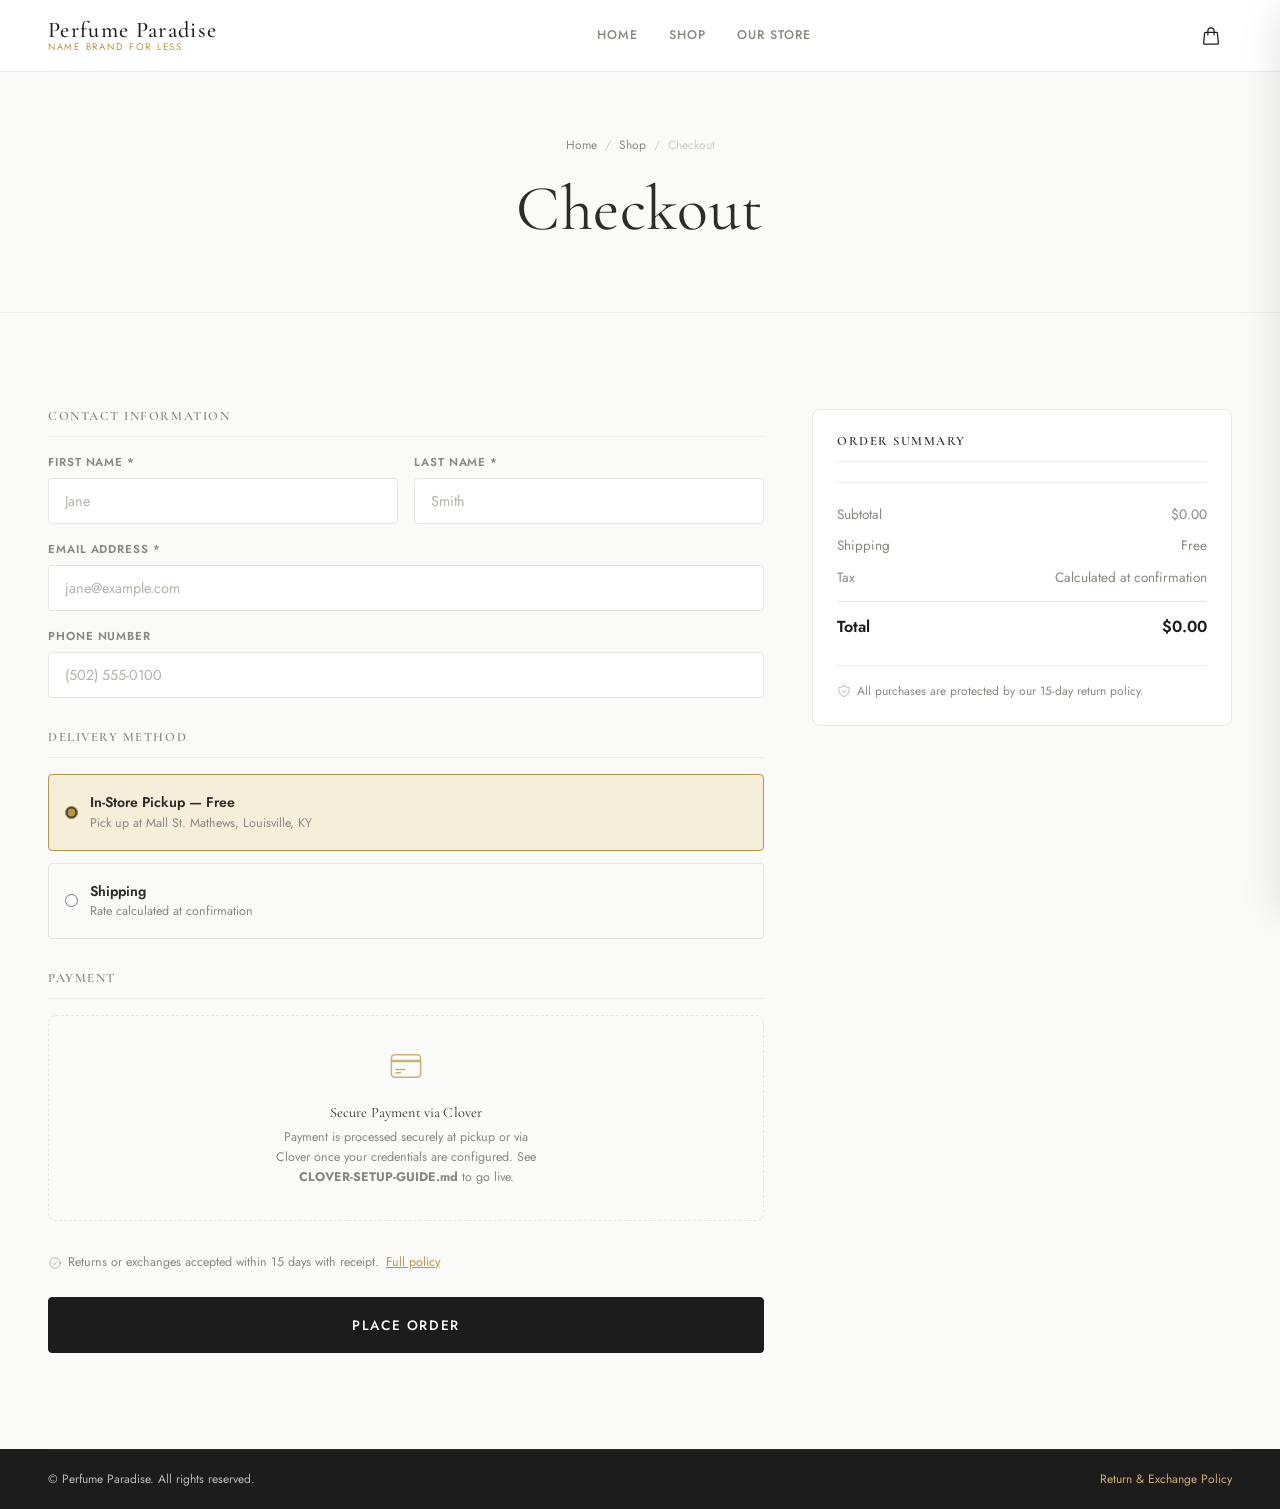
<file: checkout.html>
<!DOCTYPE html>
<html lang="en">
<head>
  <meta charset="UTF-8">
  <meta name="viewport" content="width=device-width, initial-scale=1.0">
  <title>Checkout | Perfume Paradise</title>
  <link rel="stylesheet" href="css/styles.css">
  <link rel="icon" href="assets/favicon.svg" type="image/svg+xml">
</head>
<body class="page-body">

  <header class="site-header" role="banner">
    <div class="container header-inner">
      <a href="index.html" class="logo">
        <span class="logo-name">Perfume Paradise</span>
        <span class="logo-tagline">Name Brand for Less</span>
      </a>
      <nav class="main-nav">
        <a href="index.html">Home</a>
        <a href="products.html">Shop</a>
        <a href="policy.html">Our Store</a>
      </nav>
      <div class="header-actions">
        <button class="icon-btn" data-cart-toggle aria-label="Cart">
          <svg xmlns="http://www.w3.org/2000/svg" fill="none" viewBox="0 0 24 24" stroke="currentColor"><path stroke-linecap="round" stroke-linejoin="round" d="M15.75 10.5V6a3.75 3.75 0 10-7.5 0v4.5m11.356-1.993l1.263 12c.07.665-.45 1.243-1.119 1.243H4.25a1.125 1.125 0 01-1.12-1.243l1.264-12A1.125 1.125 0 015.513 7.5h12.974c.576 0 1.059.435 1.119 1.007z"/></svg>
          <span class="cart-badge hidden">0</span>
        </button>
        <button class="menu-toggle" id="menuToggle" aria-label="Menu" aria-expanded="false" aria-controls="mobileMenu">
          <span></span><span></span><span></span>
        </button>
      </div>
    </div>
  </header>

  <nav class="mobile-menu" id="mobileMenu">
    <div class="mobile-nav">
      <a href="index.html">Home</a>
      <a href="products.html">Shop All Fragrances</a>
      <a href="policy.html">Our Store</a>
    </div>
  </nav>

  <div class="cart-overlay" id="cartOverlay"></div>
  <aside class="cart-drawer" id="cartDrawer">
    <div class="cart-header">
      <h3>Your Cart</h3>
      <button class="cart-close" id="cartClose" aria-label="Close cart">
        <svg xmlns="http://www.w3.org/2000/svg" fill="none" viewBox="0 0 24 24" stroke="currentColor"><path stroke-linecap="round" stroke-linejoin="round" d="M6 18L18 6M6 6l12 12"/></svg>
      </button>
    </div>
    <div class="cart-items" id="cartItems"></div>
    <div class="cart-footer">
      <div class="cart-subtotal">
        <span class="label">Subtotal</span>
        <span class="amount" id="cartSubtotal">$0.00</span>
      </div>
      <p class="cart-note">Taxes calculated at checkout</p>
      <button onclick="CartUI.close()" class="btn btn-ghost btn-block">Continue Shopping</button>
    </div>
  </aside>

  <!-- Search overlay (minimal, no search on checkout) -->
  <div class="search-overlay" id="searchOverlay">
    <div class="search-box">
      <div class="search-input-wrap">
        <svg xmlns="http://www.w3.org/2000/svg" fill="none" viewBox="0 0 24 24" stroke="currentColor"><path stroke-linecap="round" stroke-linejoin="round" d="M21 21l-5.197-5.197m0 0A7.5 7.5 0 105.196 15.803 7.5 7.5 0 0016.803 15.803z"/></svg>
        <input type="search" id="searchInput" placeholder="Search fragrances…" autocomplete="off">
        <button class="search-close" id="searchClose" aria-label="Close">
          <svg xmlns="http://www.w3.org/2000/svg" fill="none" viewBox="0 0 24 24" stroke="currentColor"><path stroke-linecap="round" stroke-linejoin="round" d="M6 18L18 6M6 6l12 12"/></svg>
        </button>
      </div>
    </div>
  </div>

  <main>
    <div class="page-hero">
      <div class="container">
        <nav class="breadcrumb" aria-label="Breadcrumb">
          <a href="index.html">Home</a><span>/</span>
          <a href="products.html">Shop</a><span>/</span>
          <span aria-current="page">Checkout</span>
        </nav>
        <h1>Checkout</h1>
      </div>
    </div>

    <!-- Empty cart redirect -->
    <div id="emptyCartMsg" class="hidden" style="text-align:center;padding:4rem 1rem">
      <p style="font-size:2rem;margin-bottom:1rem">🛍️</p>
      <h2 style="font-weight:400;margin-bottom:0.5rem">Your cart is empty</h2>
      <p style="color:var(--color-text-muted);margin:0 auto 1.5rem">Add some fragrances before checking out.</p>
      <a href="products.html" class="btn btn-primary">Shop Fragrances</a>
    </div>

    <section class="section-pad" id="checkoutSection">
      <div class="container">
        <div class="checkout-layout">

          <!-- LEFT: Customer Information Form -->
          <div>
            <form id="checkoutForm" novalidate>

              <!-- Contact -->
              <div class="checkout-form-section">
                <h3>Contact Information</h3>
                <div class="form-row">
                  <div class="form-group">
                    <label class="form-label" for="firstName">First Name *</label>
                    <input class="form-input" type="text" id="firstName" name="firstName"
                      autocomplete="given-name" required placeholder="Jane">
                    <span class="form-error" id="firstNameErr">Please enter your first name.</span>
                  </div>
                  <div class="form-group">
                    <label class="form-label" for="lastName">Last Name *</label>
                    <input class="form-input" type="text" id="lastName" name="lastName"
                      autocomplete="family-name" required placeholder="Smith">
                    <span class="form-error" id="lastNameErr">Please enter your last name.</span>
                  </div>
                </div>
                <div class="form-group">
                  <label class="form-label" for="email">Email Address *</label>
                  <input class="form-input" type="email" id="email" name="email"
                    autocomplete="email" required placeholder="jane@example.com">
                  <span class="form-error" id="emailErr">Please enter a valid email address.</span>
                </div>
                <div class="form-group">
                  <label class="form-label" for="phone">Phone Number</label>
                  <input class="form-input" type="tel" id="phone" name="phone"
                    autocomplete="tel" placeholder="(502) 555-0100">
                </div>
              </div>

              <!-- Shipping / Pickup -->
              <div class="checkout-form-section">
                <h3>Delivery Method</h3>

                <div style="display:flex;flex-direction:column;gap:0.75rem;margin-bottom:1.5rem">
                  <label style="display:flex;align-items:center;gap:0.75rem;padding:1rem;border:1.5px solid var(--color-gold);border-radius:var(--radius-sm);cursor:pointer;background:var(--color-gold-pale)">
                    <input type="radio" name="delivery" value="pickup" checked style="accent-color:var(--color-gold)">
                    <div>
                      <div style="font-weight:600;font-size:0.88rem">In-Store Pickup — Free</div>
                      <div style="font-size:0.78rem;color:var(--color-text-muted)">Pick up at Mall St. Mathews, Louisville, KY</div>
                    </div>
                  </label>
                  <label style="display:flex;align-items:center;gap:0.75rem;padding:1rem;border:1.5px solid var(--color-border);border-radius:var(--radius-sm);cursor:pointer" id="shippingOption">
                    <input type="radio" name="delivery" value="shipping" style="accent-color:var(--color-gold)">
                    <div>
                      <div style="font-weight:600;font-size:0.88rem">Shipping</div>
                      <div style="font-size:0.78rem;color:var(--color-text-muted)">Rate calculated at confirmation</div>
                    </div>
                  </label>
                </div>

                <!-- Shipping address (shown when shipping selected) -->
                <div id="shippingAddress" class="hidden">
                  <div class="form-group">
                    <label class="form-label" for="address">Street Address *</label>
                    <input class="form-input" type="text" id="address" name="address"
                      autocomplete="street-address" placeholder="123 Main St">
                    <span class="form-error" id="addressErr">Please enter your street address.</span>
                  </div>
                  <div class="form-row">
                    <div class="form-group">
                      <label class="form-label" for="city">City *</label>
                      <input class="form-input" type="text" id="city" name="city"
                        autocomplete="address-level2" placeholder="Louisville">
                      <span class="form-error" id="cityErr">Please enter your city.</span>
                    </div>
                    <div class="form-group">
                      <label class="form-label" for="state">State</label>
                      <input class="form-input" type="text" id="state" name="state"
                        autocomplete="address-level1" placeholder="KY" maxlength="2">
                    </div>
                  </div>
                  <div class="form-group">
                    <label class="form-label" for="zip">ZIP Code *</label>
                    <input class="form-input" type="text" id="zip" name="zip"
                      autocomplete="postal-code" placeholder="40207" maxlength="10">
                    <span class="form-error" id="zipErr">Please enter your ZIP code.</span>
                  </div>
                </div>
              </div>

              <!-- Payment Note -->
              <div class="checkout-form-section">
                <h3>Payment</h3>
                <!--
                  CLOVER INTEGRATION NOTE:
                  Replace this section with Clover's hosted payment iframe.
                  Call CloverAPI.initPaymentForm('cloverPaymentContainer') after DOM load.
                  See js/clover-api.js for full instructions.
                -->
                <div id="cloverPaymentContainer">
                  <div style="border:1.5px dashed var(--color-border);border-radius:var(--radius-md);padding:2rem;text-align:center">
                    <svg xmlns="http://www.w3.org/2000/svg" fill="none" viewBox="0 0 24 24" stroke="currentColor" style="width:36px;height:36px;color:var(--color-gold);margin:0 auto 0.75rem;opacity:0.7"><path stroke-linecap="round" stroke-linejoin="round" d="M2.25 8.25h19.5M2.25 9h19.5m-16.5 5.25h6m-6 2.25h3m-3.75 3h15a2.25 2.25 0 002.25-2.25V6.75A2.25 2.25 0 0019.5 4.5h-15a2.25 2.25 0 00-2.25 2.25v10.5A2.25 2.25 0 004.5 19.5z"/></svg>
                    <h4 style="font-size:0.9rem;margin-bottom:0.4rem">Secure Payment via Clover</h4>
                    <p style="font-size:0.78rem;color:var(--color-text-muted);margin:0 auto;max-width:38ch">
                      Payment is processed securely at pickup or via Clover once your credentials are configured.
                      See <strong>CLOVER-SETUP-GUIDE.md</strong> to go live.
                    </p>
                  </div>
                </div>
              </div>

              <!-- Policy reminder -->
              <p style="font-size:0.78rem;color:var(--color-text-muted);margin-bottom:1.5rem;display:flex;align-items:flex-start;gap:0.4rem">
                <svg xmlns="http://www.w3.org/2000/svg" fill="none" viewBox="0 0 24 24" stroke="currentColor" style="width:14px;height:14px;flex-shrink:0;margin-top:3px"><path stroke-linecap="round" stroke-linejoin="round" d="M9 12.75L11.25 15 15 9.75M21 12a9 9 0 11-18 0 9 9 0 0118 0z"/></svg>
                Returns or exchanges accepted within 15 days with receipt.
                <a href="policy.html#returns" style="color:var(--color-gold);text-decoration:underline">Full policy</a>
              </p>

              <button type="submit" class="btn btn-primary btn-lg btn-block" id="submitBtn">
                Place Order
              </button>
            </form>
          </div>

          <!-- RIGHT: Order Summary -->
          <div>
            <div class="order-summary">
              <h3>Order Summary</h3>
              <div id="orderItems">
                <!-- Populated by JS -->
              </div>
              <div class="order-totals">
                <div class="total-row">
                  <span>Subtotal</span>
                  <span id="summarySubtotal">$0.00</span>
                </div>
                <div class="total-row">
                  <span>Shipping</span>
                  <span id="summaryShipping">Free</span>
                </div>
                <div class="total-row">
                  <span>Tax</span>
                  <span id="summaryTax">Calculated at confirmation</span>
                </div>
                <div class="total-row grand">
                  <span>Total</span>
                  <span id="summaryTotal">$0.00</span>
                </div>
              </div>

              <div style="margin-top:1.25rem;padding-top:1rem;border-top:1px solid var(--color-border-light)">
                <p style="font-size:0.75rem;color:var(--color-text-muted);display:flex;align-items:center;gap:0.4rem">
                  <svg xmlns="http://www.w3.org/2000/svg" fill="none" viewBox="0 0 24 24" stroke="currentColor" style="width:14px;height:14px;flex-shrink:0"><path stroke-linecap="round" stroke-linejoin="round" d="M9 12.75L11.25 15 15 9.75m-3-7.036A11.959 11.959 0 013.598 6 11.99 11.99 0 003 9.749c0 5.592 3.824 10.29 9 11.623 5.176-1.332 9-6.03 9-11.622 0-1.31-.21-2.571-.598-3.751h-.152c-3.196 0-6.1-1.248-8.25-3.285z"/></svg>
                  All purchases are protected by our 15-day return policy.
                </p>
              </div>
            </div>
          </div>

        </div>
      </div>
    </section>
  </main>

  <footer class="site-footer">
    <div class="container">
      <div class="footer-bottom" style="border-top:1px solid rgba(255,255,255,0.08);padding-top:1.25rem">
        <p>&copy; <span id="year"></span> Perfume Paradise. All rights reserved.</p>
        <a href="policy.html#returns" class="footer-policy-link">Return &amp; Exchange Policy</a>
      </div>
    </div>
  </footer>

  <script src="js/data.js"></script>
  <script src="js/cart.js"></script>
  <script src="js/main.js"></script>
  <script src="js/clover-api.js"></script>
  <script>
  <script>
    document.getElementById('year').textContent = new Date().getFullYear();

    document.addEventListener('DOMContentLoaded', () => {
      initCheckout();
    });

    function initCheckout() {
      const items = Cart.getItems ? Cart.getItems() : [];
      const section = document.getElementById('checkoutSection');
      const emptyMsg = document.getElementById('emptyCartMsg');

      if (!items || items.length === 0) {
        section?.classList.add('hidden');
        emptyMsg?.classList.remove('hidden');
        return;
      }

      renderOrderSummary(items);
      bindDeliveryToggle();
      bindFormSubmit(items);
    }

    function renderOrderSummary(items) {
      const orderItems = document.getElementById('orderItems');
      const subtotalEl = document.getElementById('summarySubtotal');
      const totalEl    = document.getElementById('summaryTotal');
      if (!orderItems) return;

      let subtotal = 0;
      orderItems.innerHTML = '';
      items.forEach(item => {
        const lineTotal = (item.salePrice || item.price) * item.qty;
        subtotal += lineTotal;
        const div = document.createElement('div');
        div.style.cssText = 'display:flex;justify-content:space-between;align-items:flex-start;padding:0.75rem 0;border-bottom:1px solid var(--color-border-light);font-size:0.88rem;gap:0.5rem';
        div.innerHTML = `
          <div>
            <div style="font-weight:500">${item.name}</div>
            <div style="color:var(--color-text-muted);font-size:0.78rem">${item.brand}${item.size ? ' · ' + item.size : ''} × ${item.qty}</div>
          </div>
          <div style="white-space:nowrap">${formatPrice(lineTotal)}</div>`;
        orderItems.appendChild(div);
      });

      const shipping = subtotal >= 150 ? 'Free' : 'TBD';
      if (subtotalEl) subtotalEl.textContent = formatPrice(subtotal);
      if (totalEl)    totalEl.textContent    = formatPrice(subtotal);
      const shippingEl = document.getElementById('summaryShipping');
      if (shippingEl) shippingEl.textContent = shipping;
    }

    function bindDeliveryToggle() {
      const radios = document.querySelectorAll('input[name="delivery"]');
      const shippingAddr = document.getElementById('shippingAddress');
      radios.forEach(r => {
        r.addEventListener('change', () => {
          if (r.value === 'shipping' && r.checked) {
            shippingAddr?.classList.remove('hidden');
          } else if (r.value === 'pickup' && r.checked) {
            shippingAddr?.classList.add('hidden');
          }
        });
      });
    }

    function bindFormSubmit(items) {
      const form = document.getElementById('checkoutForm');
      if (!form) return;
      form.addEventListener('submit', async (e) => {
        e.preventDefault();
        if (!validateForm()) return;

        const btn = document.getElementById('submitBtn');
        btn.disabled = true;
        btn.textContent = 'Placing Order…';

        const delivery = document.querySelector('input[name="delivery"]:checked')?.value;
        const customer = {
          firstName: document.getElementById('firstName').value.trim(),
          lastName:  document.getElementById('lastName').value.trim(),
          email:     document.getElementById('email').value.trim(),
          phone:     document.getElementById('phone').value.trim(),
          delivery,
        };

        const cartOrder = { items, delivery };
        const result = await CloverAPI.createOrder(cartOrder, customer);

        sessionStorage.setItem('pp_order', JSON.stringify({
          orderId:  result.orderId,
          email:    customer.email,
          delivery,
          items,
          subtotal: Cart.getSubtotal ? Cart.getSubtotal() : 0,
        }));

        Cart.clear && Cart.clear();
        window.location.href = 'confirmation.html';
      });
    }

    function validateForm() {
      let valid = true;
      const required = [
        { id: 'firstName', errId: 'firstNameErr' },
        { id: 'lastName',  errId: 'lastNameErr'  },
        { id: 'email',     errId: 'emailErr'     },
      ];
      const delivery = document.querySelector('input[name="delivery"]:checked')?.value;
      if (delivery === 'shipping') {
        required.push(
          { id: 'address', errId: 'addressErr' },
          { id: 'city',    errId: 'cityErr'    },
          { id: 'zip',     errId: 'zipErr'     },
        );
      }
      required.forEach(({ id, errId }) => {
        const el  = document.getElementById(id);
        const err = document.getElementById(errId);
        const empty = !el?.value.trim();
        const emailInvalid = id === 'email' && el?.value && !/^[^\s@]+@[^\s@]+\.[^\s@]+$/.test(el.value);
        if (empty || emailInvalid) {
          el?.classList.add('input-error');
          err?.classList.remove('hidden');
          valid = false;
        } else {
          el?.classList.remove('input-error');
          err?.classList.add('hidden');
        }
      });
      return valid;
    }
  </script>
  </script>
</body>
</html>
</file>
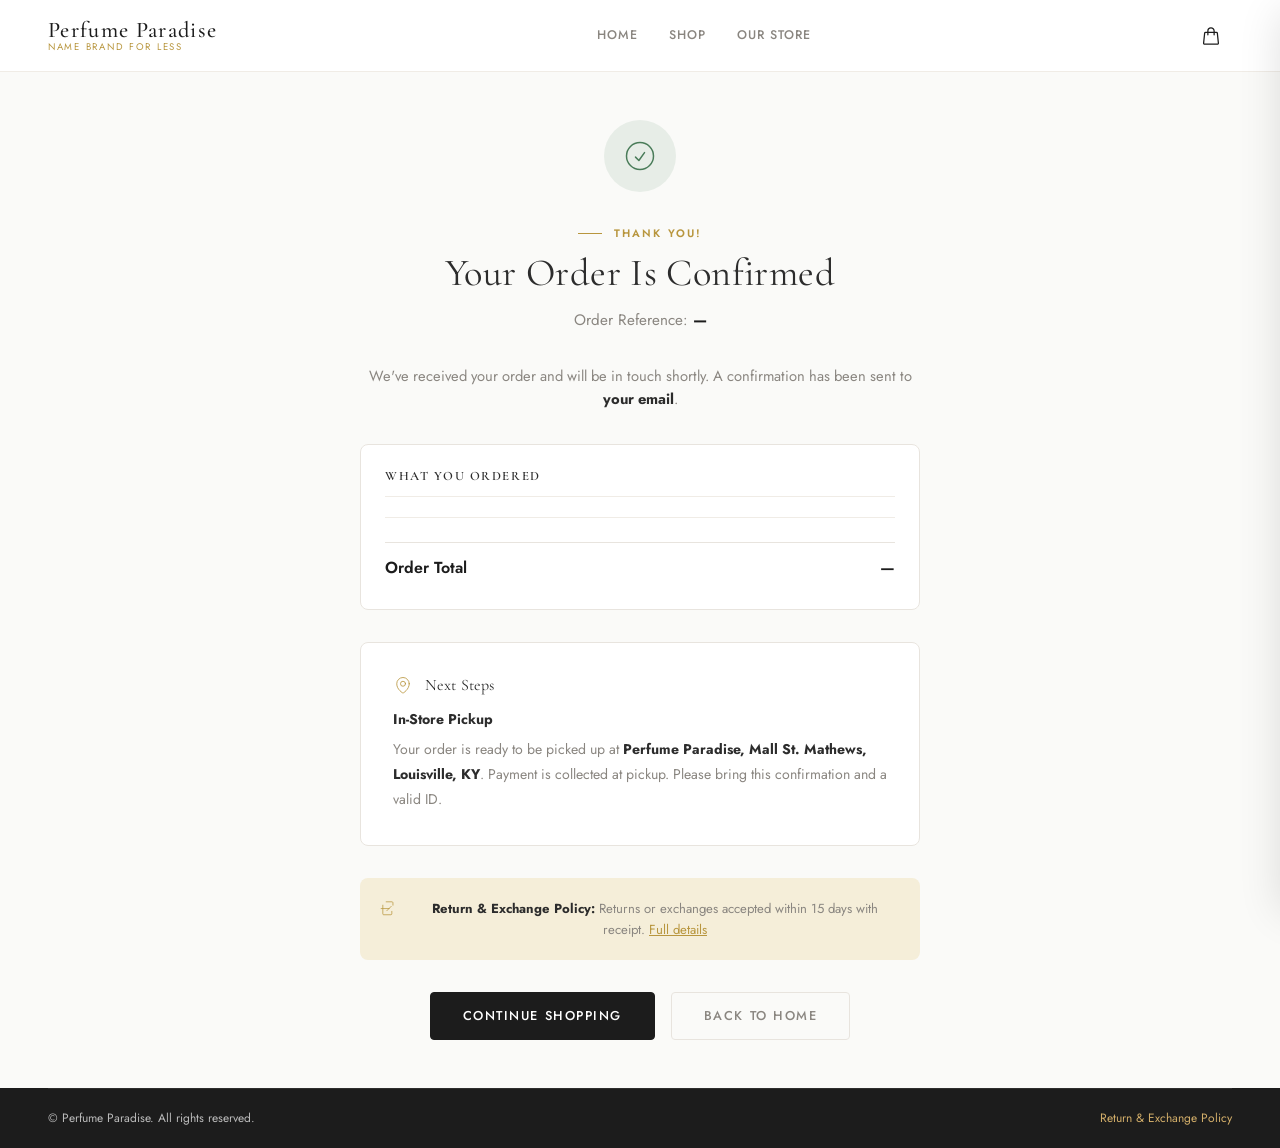
<file: confirmation.html>
<!DOCTYPE html>
<html lang="en">
<head>
  <meta charset="UTF-8">
  <meta name="viewport" content="width=device-width, initial-scale=1.0">
  <title>Order Confirmed | Perfume Paradise</title>
  <link rel="stylesheet" href="css/styles.css">
  <link rel="icon" href="assets/favicon.svg" type="image/svg+xml">
</head>
<body class="page-body">

  <header class="site-header" role="banner">
    <div class="container header-inner">
      <a href="index.html" class="logo">
        <span class="logo-name">Perfume Paradise</span>
        <span class="logo-tagline">Name Brand for Less</span>
      </a>
      <nav class="main-nav">
        <a href="index.html">Home</a>
        <a href="products.html">Shop</a>
        <a href="policy.html">Our Store</a>
      </nav>
      <div class="header-actions">
        <button class="icon-btn" data-cart-toggle aria-label="Cart">
          <svg xmlns="http://www.w3.org/2000/svg" fill="none" viewBox="0 0 24 24" stroke="currentColor"><path stroke-linecap="round" stroke-linejoin="round" d="M15.75 10.5V6a3.75 3.75 0 10-7.5 0v4.5m11.356-1.993l1.263 12c.07.665-.45 1.243-1.119 1.243H4.25a1.125 1.125 0 01-1.12-1.243l1.264-12A1.125 1.125 0 015.513 7.5h12.974c.576 0 1.059.435 1.119 1.007z"/></svg>
          <span class="cart-badge hidden">0</span>
        </button>
        <button class="menu-toggle" id="menuToggle" aria-label="Menu" aria-expanded="false" aria-controls="mobileMenu">
          <span></span><span></span><span></span>
        </button>
      </div>
    </div>
  </header>

  <nav class="mobile-menu" id="mobileMenu">
    <div class="mobile-nav">
      <a href="index.html">Home</a>
      <a href="products.html">Shop All Fragrances</a>
      <a href="policy.html">Our Store</a>
    </div>
  </nav>

  <div class="cart-overlay" id="cartOverlay"></div>
  <aside class="cart-drawer" id="cartDrawer">
    <div class="cart-header">
      <h3>Your Cart</h3>
      <button class="cart-close" id="cartClose" aria-label="Close cart">
        <svg xmlns="http://www.w3.org/2000/svg" fill="none" viewBox="0 0 24 24" stroke="currentColor"><path stroke-linecap="round" stroke-linejoin="round" d="M6 18L18 6M6 6l12 12"/></svg>
      </button>
    </div>
    <div class="cart-items" id="cartItems"></div>
    <div class="cart-footer">
      <div class="cart-subtotal">
        <span class="label">Subtotal</span>
        <span class="amount" id="cartSubtotal">$0.00</span>
      </div>
      <p class="cart-note">Taxes calculated at checkout</p>
      <a href="checkout.html" class="btn btn-primary btn-block">Proceed to Checkout</a>
    </div>
  </aside>

  <div class="search-overlay" id="searchOverlay">
    <div class="search-box">
      <div class="search-input-wrap">
        <svg xmlns="http://www.w3.org/2000/svg" fill="none" viewBox="0 0 24 24" stroke="currentColor"><path stroke-linecap="round" stroke-linejoin="round" d="M21 21l-5.197-5.197m0 0A7.5 7.5 0 105.196 15.803 7.5 7.5 0 0016.803 15.803z"/></svg>
        <input type="search" id="searchInput" placeholder="Search fragrances…" autocomplete="off">
        <button class="search-close" id="searchClose" aria-label="Close">
          <svg xmlns="http://www.w3.org/2000/svg" fill="none" viewBox="0 0 24 24" stroke="currentColor"><path stroke-linecap="round" stroke-linejoin="round" d="M6 18L18 6M6 6l12 12"/></svg>
        </button>
      </div>
    </div>
  </div>

  <main>
    <div class="confirmation-wrap">
      <div style="max-width:560px;width:100%">

        <!-- Success icon -->
        <div class="confirmation-icon">
          <svg xmlns="http://www.w3.org/2000/svg" fill="none" viewBox="0 0 24 24" stroke="currentColor">
            <path stroke-linecap="round" stroke-linejoin="round" d="M9 12.75L11.25 15 15 9.75M21 12a9 9 0 11-18 0 9 9 0 0118 0z"/>
          </svg>
        </div>

        <span class="section-label" style="justify-content:center;margin-bottom:0.5rem">Thank You!</span>
        <h2 style="margin-bottom:0.75rem">Your Order Is Confirmed</h2>

        <p class="confirmation-order-num">
          Order Reference: <strong id="orderNum">—</strong>
        </p>

        <p style="color:var(--color-text-muted);font-size:0.92rem;margin-bottom:2rem;text-align:center">
          We've received your order and will be in touch shortly.
          A confirmation has been sent to <strong id="confirmEmail" style="color:var(--color-text)">your email</strong>.
        </p>

        <!-- Order summary card -->
        <div class="order-summary" style="position:static;margin-bottom:2rem;text-align:left">
          <h3>What You Ordered</h3>
          <div id="confirmItems"></div>
          <div class="order-totals">
            <div class="total-row grand">
              <span>Order Total</span>
              <span id="confirmTotal">—</span>
            </div>
          </div>
        </div>

        <!-- Pickup / next steps -->
        <div class="policy-card" style="text-align:left;margin-bottom:2rem">
          <h3 style="font-size:1rem;margin-bottom:0.75rem">
            <svg xmlns="http://www.w3.org/2000/svg" fill="none" viewBox="0 0 24 24" stroke="currentColor" style="width:20px;height:20px;color:var(--color-gold)"><path stroke-linecap="round" stroke-linejoin="round" d="M15 10.5a3 3 0 11-6 0 3 3 0 016 0z"/><path stroke-linecap="round" stroke-linejoin="round" d="M19.5 10.5c0 7.142-7.5 11.25-7.5 11.25S4.5 17.642 4.5 10.5a7.5 7.5 0 1115 0z"/></svg>
            Next Steps
          </h3>
          <div id="nextStepsPickup" style="font-size:0.88rem;color:var(--color-text-muted);line-height:1.8">
            <strong style="color:var(--color-text);display:block;margin-bottom:0.25rem">In-Store Pickup</strong>
            Your order is ready to be picked up at <strong style="color:var(--color-text)">Perfume Paradise, Mall St. Mathews, Louisville, KY</strong>.
            Payment is collected at pickup. Please bring this confirmation and a valid ID.
          </div>
          <div id="nextStepsShipping" class="hidden" style="font-size:0.88rem;color:var(--color-text-muted);line-height:1.8">
            <strong style="color:var(--color-text);display:block;margin-bottom:0.25rem">Shipping</strong>
            We'll contact you at the email provided to confirm shipping details and arrange delivery.
          </div>
        </div>

        <!-- Policy reminder -->
        <div style="background:var(--color-gold-pale);border-radius:var(--radius-md);padding:1.25rem;font-size:0.82rem;color:var(--color-text-muted);margin-bottom:2rem;display:flex;gap:0.75rem;align-items:flex-start">
          <svg xmlns="http://www.w3.org/2000/svg" fill="none" viewBox="0 0 24 24" stroke="currentColor" style="width:18px;height:18px;flex-shrink:0;margin-top:1px;color:var(--color-gold)"><path stroke-linecap="round" stroke-linejoin="round" d="M9 15.75l3-3m0 0l3-3m-3 3H1.5m14.25 3.75v3.375c0 .621-.504 1.125-1.125 1.125h-9.75a1.125 1.125 0 01-1.125-1.125V8.25m13.5 0V4.875c0-.621-.504-1.125-1.125-1.125H8.25"/></svg>
          <span>
            <strong style="color:var(--color-text)">Return &amp; Exchange Policy:</strong>
            Returns or exchanges accepted within 15 days with receipt.
            <a href="policy.html#returns" style="color:var(--color-gold);text-decoration:underline">Full details</a>
          </span>
        </div>

        <div style="display:flex;gap:1rem;justify-content:center;flex-wrap:wrap">
          <a href="products.html" class="btn btn-primary">Continue Shopping</a>
          <a href="index.html" class="btn btn-ghost">Back to Home</a>
        </div>

      </div>
    </div>
  </main>

  <footer class="site-footer">
    <div class="container">
      <div class="footer-bottom" style="border-top:1px solid rgba(255,255,255,0.08);padding-top:1.25rem">
        <p>&copy; <span id="year"></span> Perfume Paradise. All rights reserved.</p>
        <a href="policy.html#returns" class="footer-policy-link">Return &amp; Exchange Policy</a>
      </div>
    </div>
  </footer>

  <script src="js/data.js"></script>
  <script src="js/cart.js"></script>
  <script src="js/main.js"></script>
  <script src="js/clover-api.js"></script>
  <script>
  <script>
    document.getElementById('year').textContent = new Date().getFullYear();

    document.addEventListener('DOMContentLoaded', () => {
      const raw = sessionStorage.getItem('pp_order');
      if (!raw) return;
      const order = JSON.parse(raw);

      const orderNumEl = document.getElementById('orderNum');
      const emailEl    = document.getElementById('confirmEmail');
      const itemsEl    = document.getElementById('confirmItems');
      const totalEl    = document.getElementById('confirmTotal');

      if (orderNumEl) orderNumEl.textContent = order.orderId || '—';
      if (emailEl && order.email) emailEl.textContent = order.email;

      if (itemsEl && order.items) {
        order.items.forEach(item => {
          const div = document.createElement('div');
          div.style.cssText = 'display:flex;justify-content:space-between;padding:0.65rem 0;border-bottom:1px solid var(--color-border-light);font-size:0.88rem;gap:0.5rem';
          const lineTotal = (item.salePrice || item.price) * item.qty;
          div.innerHTML = `
            <div>
              <div style="font-weight:500">${item.name}</div>
              <div style="color:var(--color-text-muted);font-size:0.78rem">${item.brand}${item.size ? ' · ' + item.size : ''} × ${item.qty}</div>
            </div>
            <div style="white-space:nowrap">${formatPrice(lineTotal)}</div>`;
          itemsEl.appendChild(div);
        });
      }

      if (totalEl && order.subtotal != null) {
        totalEl.textContent = formatPrice(order.subtotal);
      }

      // Show correct next-steps block
      if (order.delivery === 'shipping') {
        document.getElementById('nextStepsPickup')?.classList.add('hidden');
        document.getElementById('nextStepsShipping')?.classList.remove('hidden');
      }
    });
  </script>
  </script>
</body>
</html>
</file>
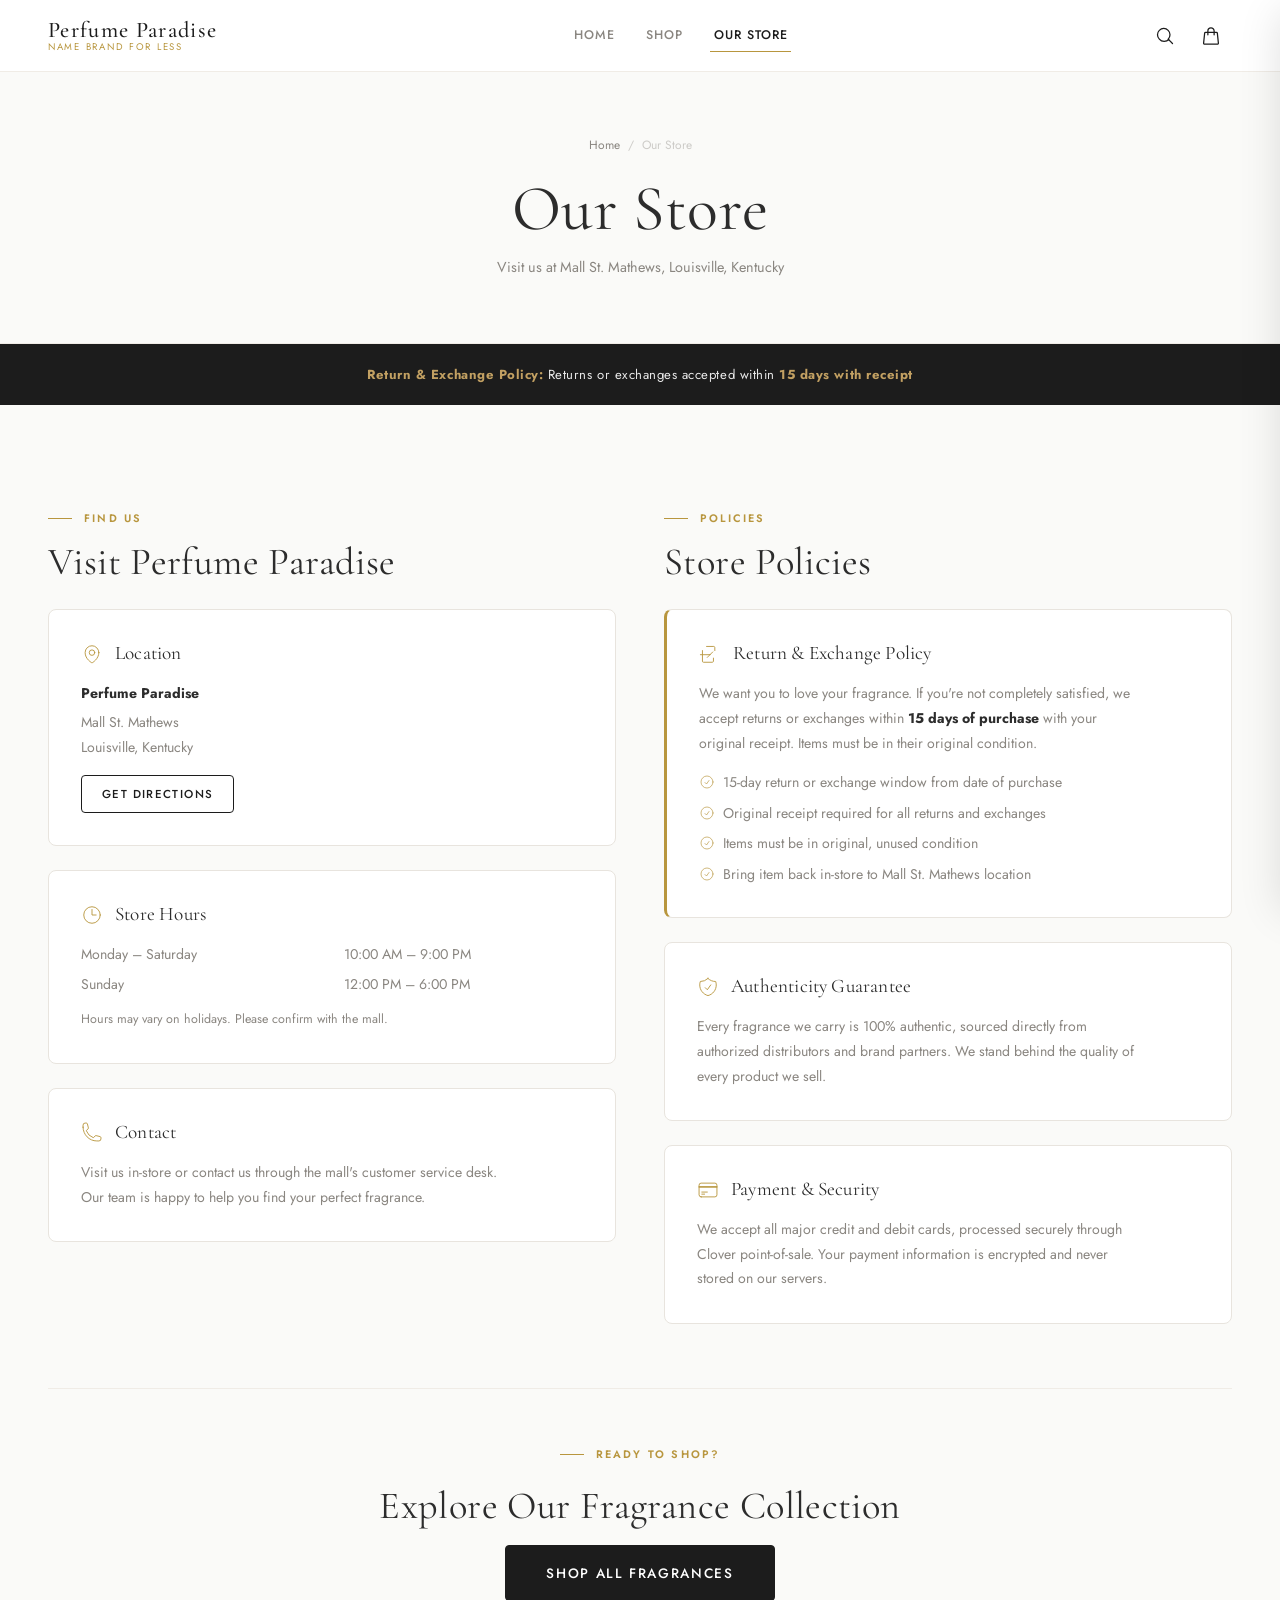
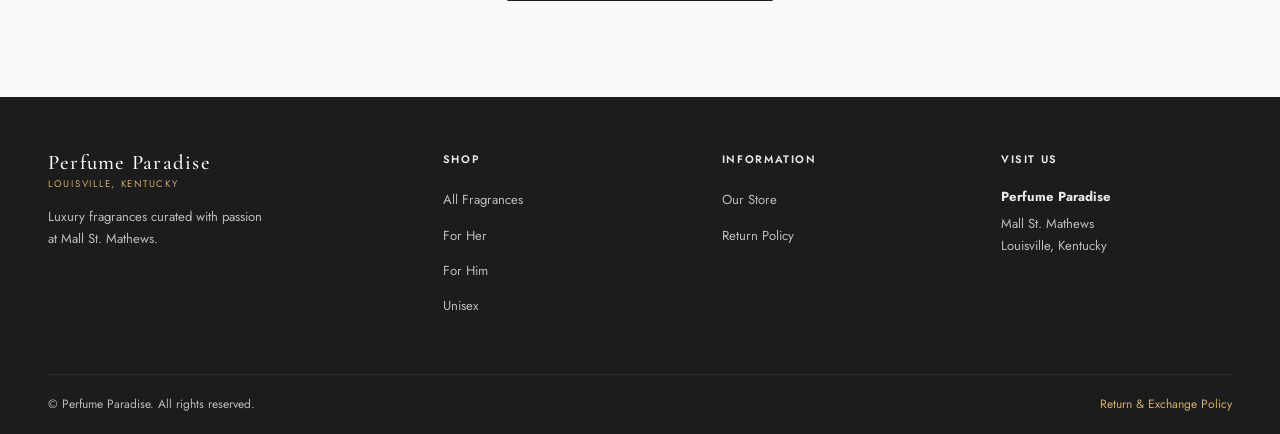
<file: policy.html>
<!DOCTYPE html>
<html lang="en">
<head>
  <meta charset="UTF-8">
  <meta name="viewport" content="width=device-width, initial-scale=1.0">
  <meta name="description" content="Store information, location, and return policy for Perfume Paradise at Mall St. Mathews, Louisville, Kentucky.">
  <title>Our Store | Perfume Paradise</title>
  <link rel="stylesheet" href="css/styles.css">
  <link rel="icon" href="assets/favicon.svg" type="image/svg+xml">
</head>
<body class="page-body">

  <header class="site-header" role="banner">
    <div class="container header-inner">
      <a href="index.html" class="logo">
        <span class="logo-name">Perfume Paradise</span>
        <span class="logo-tagline">Name Brand for Less</span>
      </a>
      <nav class="main-nav">
        <a href="index.html">Home</a>
        <a href="products.html">Shop</a>
        <a href="policy.html" class="active">Our Store</a>
      </nav>
      <div class="header-actions">
        <button class="icon-btn" data-search-toggle aria-label="Search">
          <svg xmlns="http://www.w3.org/2000/svg" fill="none" viewBox="0 0 24 24" stroke="currentColor"><path stroke-linecap="round" stroke-linejoin="round" d="M21 21l-5.197-5.197m0 0A7.5 7.5 0 105.196 15.803 7.5 7.5 0 0016.803 15.803z"/></svg>
        </button>
        <button class="icon-btn" data-cart-toggle aria-label="Cart">
          <svg xmlns="http://www.w3.org/2000/svg" fill="none" viewBox="0 0 24 24" stroke="currentColor"><path stroke-linecap="round" stroke-linejoin="round" d="M15.75 10.5V6a3.75 3.75 0 10-7.5 0v4.5m11.356-1.993l1.263 12c.07.665-.45 1.243-1.119 1.243H4.25a1.125 1.125 0 01-1.12-1.243l1.264-12A1.125 1.125 0 015.513 7.5h12.974c.576 0 1.059.435 1.119 1.007z"/></svg>
          <span class="cart-badge hidden">0</span>
        </button>
        <button class="menu-toggle" id="menuToggle" aria-label="Menu" aria-expanded="false" aria-controls="mobileMenu">
          <span></span><span></span><span></span>
        </button>
      </div>
    </div>
  </header>

  <nav class="mobile-menu" id="mobileMenu">
    <div class="mobile-nav">
      <a href="index.html">Home</a>
      <a href="products.html">Shop All Fragrances</a>
      <a href="policy.html">Our Store &amp; Policy</a>
    </div>
  </nav>

  <div class="search-overlay" id="searchOverlay">
    <div class="search-box">
      <div class="search-input-wrap">
        <svg xmlns="http://www.w3.org/2000/svg" fill="none" viewBox="0 0 24 24" stroke="currentColor"><path stroke-linecap="round" stroke-linejoin="round" d="M21 21l-5.197-5.197m0 0A7.5 7.5 0 105.196 15.803 7.5 7.5 0 0016.803 15.803z"/></svg>
        <input type="search" id="searchInput" placeholder="Search fragrances…" autocomplete="off">
        <button class="search-close" id="searchClose" aria-label="Close">
          <svg xmlns="http://www.w3.org/2000/svg" fill="none" viewBox="0 0 24 24" stroke="currentColor"><path stroke-linecap="round" stroke-linejoin="round" d="M6 18L18 6M6 6l12 12"/></svg>
        </button>
      </div>
    </div>
  </div>

  <div class="cart-overlay" id="cartOverlay"></div>
  <aside class="cart-drawer" id="cartDrawer">
    <div class="cart-header">
      <h3>Your Cart</h3>
      <button class="cart-close" id="cartClose" aria-label="Close cart">
        <svg xmlns="http://www.w3.org/2000/svg" fill="none" viewBox="0 0 24 24" stroke="currentColor"><path stroke-linecap="round" stroke-linejoin="round" d="M6 18L18 6M6 6l12 12"/></svg>
      </button>
    </div>
    <div class="cart-items" id="cartItems"></div>
    <div class="cart-footer">
      <div class="cart-subtotal">
        <span class="label">Subtotal</span>
        <span class="amount" id="cartSubtotal">$0.00</span>
      </div>
      <p class="cart-note">Shipping and taxes calculated at checkout</p>
      <a href="checkout.html" class="btn btn-primary btn-block">Proceed to Checkout</a>
      <button onclick="CartUI.close()" class="btn btn-ghost btn-block mt-2">Continue Shopping</button>
    </div>
  </aside>

  <main>

    <div class="page-hero">
      <div class="container">
        <nav class="breadcrumb" aria-label="Breadcrumb">
          <a href="index.html">Home</a><span>/</span>
          <span aria-current="page">Our Store</span>
        </nav>
        <h1>Our Store</h1>
        <p style="color:var(--color-text-muted);margin:0.5rem auto 0;font-size:0.9rem">
          Visit us at Mall St. Mathews, Louisville, Kentucky
        </p>
      </div>
    </div>

    <!-- Return Policy Banner -->
    <div class="policy-banner" id="returns">
      <p>
        <strong>Return &amp; Exchange Policy:</strong>
        Returns or exchanges accepted within <strong>15 days with receipt</strong>
      </p>
    </div>

    <section class="section-pad">
      <div class="container">
        <div class="grid-2" style="gap:3rem;align-items:start">

          <!-- Location & Info -->
          <div>
            <span class="section-label">Find Us</span>
            <h2 style="margin-bottom:1.5rem">Visit Perfume Paradise</h2>

            <div class="policy-card" style="margin-bottom:1.5rem">
              <h3>
                <svg xmlns="http://www.w3.org/2000/svg" fill="none" viewBox="0 0 24 24" stroke="currentColor"><path stroke-linecap="round" stroke-linejoin="round" d="M15 10.5a3 3 0 11-6 0 3 3 0 016 0z"/><path stroke-linecap="round" stroke-linejoin="round" d="M19.5 10.5c0 7.142-7.5 11.25-7.5 11.25S4.5 17.642 4.5 10.5a7.5 7.5 0 1115 0z"/></svg>
                Location
              </h3>
              <p>
                <strong style="color:var(--color-text);display:block;margin-bottom:0.25rem">Perfume Paradise</strong>
                Mall St. Mathews<br>
                Louisville, Kentucky
              </p>
              <a href="https://maps.google.com/?q=Mall+St+Matthews+Louisville+Kentucky"
                 target="_blank" rel="noopener noreferrer"
                 class="btn btn-secondary btn-sm" style="margin-top:1rem;display:inline-flex">
                Get Directions
              </a>
            </div>

            <div class="policy-card" style="margin-bottom:1.5rem">
              <h3>
                <svg xmlns="http://www.w3.org/2000/svg" fill="none" viewBox="0 0 24 24" stroke="currentColor"><path stroke-linecap="round" stroke-linejoin="round" d="M12 6v6h4.5m4.5 0a9 9 0 11-18 0 9 9 0 0118 0z"/></svg>
                Store Hours
              </h3>
              <p style="max-width:none">
                <span style="display:grid;grid-template-columns:1fr 1fr;gap:0.35rem 1.5rem;font-size:0.88rem">
                  <span style="color:var(--color-text-muted)">Monday – Saturday</span><span>10:00 AM – 9:00 PM</span>
                  <span style="color:var(--color-text-muted)">Sunday</span><span>12:00 PM – 6:00 PM</span>
                </span>
              </p>
              <p style="font-size:0.78rem;color:var(--color-text-muted);margin-top:0.75rem">
                Hours may vary on holidays. Please confirm with the mall.
              </p>
            </div>

            <div class="policy-card" id="contact">
              <h3>
                <svg xmlns="http://www.w3.org/2000/svg" fill="none" viewBox="0 0 24 24" stroke="currentColor"><path stroke-linecap="round" stroke-linejoin="round" d="M2.25 6.75c0 8.284 6.716 15 15 15h2.25a2.25 2.25 0 002.25-2.25v-1.372c0-.516-.351-.966-.852-1.091l-4.423-1.106c-.44-.11-.902.055-1.173.417l-.97 1.293c-.282.376-.769.542-1.21.38a12.035 12.035 0 01-7.143-7.143c-.162-.441.004-.928.38-1.21l1.293-.97c.363-.271.527-.734.417-1.173L6.963 3.102a1.125 1.125 0 00-1.091-.852H4.5A2.25 2.25 0 002.25 4.5v2.25z"/></svg>
                Contact
              </h3>
              <p style="font-size:0.88rem">
                Visit us in-store or contact us through the mall's customer service desk.
                Our team is happy to help you find your perfect fragrance.
              </p>
            </div>
          </div>

          <!-- Policies -->
          <div>
            <span class="section-label">Policies</span>
            <h2 style="margin-bottom:1.5rem">Store Policies</h2>

            <div class="policy-card" style="margin-bottom:1.5rem;border-left:3px solid var(--color-gold)">
              <h3>
                <svg xmlns="http://www.w3.org/2000/svg" fill="none" viewBox="0 0 24 24" stroke="currentColor"><path stroke-linecap="round" stroke-linejoin="round" d="M9 15.75l3-3m0 0l3-3m-3 3H1.5m14.25 3.75v3.375c0 .621-.504 1.125-1.125 1.125h-9.75a1.125 1.125 0 01-1.125-1.125V8.25m13.5 0V4.875c0-.621-.504-1.125-1.125-1.125H8.25"/></svg>
                Return &amp; Exchange Policy
              </h3>
              <p>
                We want you to love your fragrance. If you're not completely satisfied,
                we accept returns or exchanges within <strong style="color:var(--color-text)">15 days of purchase</strong> with your
                original receipt. Items must be in their original condition.
              </p>
              <ul style="margin-top:1rem;display:flex;flex-direction:column;gap:0.5rem;font-size:0.88rem;color:var(--color-text-muted)">
                <li style="display:flex;gap:0.5rem;align-items:flex-start">
                  <svg xmlns="http://www.w3.org/2000/svg" fill="none" viewBox="0 0 24 24" stroke="currentColor" style="width:16px;height:16px;flex-shrink:0;margin-top:3px;color:var(--color-gold)"><path stroke-linecap="round" stroke-linejoin="round" d="M9 12.75L11.25 15 15 9.75M21 12a9 9 0 11-18 0 9 9 0 0118 0z"/></svg>
                  15-day return or exchange window from date of purchase
                </li>
                <li style="display:flex;gap:0.5rem;align-items:flex-start">
                  <svg xmlns="http://www.w3.org/2000/svg" fill="none" viewBox="0 0 24 24" stroke="currentColor" style="width:16px;height:16px;flex-shrink:0;margin-top:3px;color:var(--color-gold)"><path stroke-linecap="round" stroke-linejoin="round" d="M9 12.75L11.25 15 15 9.75M21 12a9 9 0 11-18 0 9 9 0 0118 0z"/></svg>
                  Original receipt required for all returns and exchanges
                </li>
                <li style="display:flex;gap:0.5rem;align-items:flex-start">
                  <svg xmlns="http://www.w3.org/2000/svg" fill="none" viewBox="0 0 24 24" stroke="currentColor" style="width:16px;height:16px;flex-shrink:0;margin-top:3px;color:var(--color-gold)"><path stroke-linecap="round" stroke-linejoin="round" d="M9 12.75L11.25 15 15 9.75M21 12a9 9 0 11-18 0 9 9 0 0118 0z"/></svg>
                  Items must be in original, unused condition
                </li>
                <li style="display:flex;gap:0.5rem;align-items:flex-start">
                  <svg xmlns="http://www.w3.org/2000/svg" fill="none" viewBox="0 0 24 24" stroke="currentColor" style="width:16px;height:16px;flex-shrink:0;margin-top:3px;color:var(--color-gold)"><path stroke-linecap="round" stroke-linejoin="round" d="M9 12.75L11.25 15 15 9.75M21 12a9 9 0 11-18 0 9 9 0 0118 0z"/></svg>
                  Bring item back in-store to Mall St. Mathews location
                </li>
              </ul>
            </div>

            <div class="policy-card" style="margin-bottom:1.5rem">
              <h3>
                <svg xmlns="http://www.w3.org/2000/svg" fill="none" viewBox="0 0 24 24" stroke="currentColor"><path stroke-linecap="round" stroke-linejoin="round" d="M9 12.75L11.25 15 15 9.75m-3-7.036A11.959 11.959 0 013.598 6 11.99 11.99 0 003 9.749c0 5.592 3.824 10.29 9 11.623 5.176-1.332 9-6.03 9-11.622 0-1.31-.21-2.571-.598-3.751h-.152c-3.196 0-6.1-1.248-8.25-3.285z"/></svg>
                Authenticity Guarantee
              </h3>
              <p>
                Every fragrance we carry is 100% authentic, sourced directly from
                authorized distributors and brand partners. We stand behind the
                quality of every product we sell.
              </p>
            </div>

            <div class="policy-card">
              <h3>
                <svg xmlns="http://www.w3.org/2000/svg" fill="none" viewBox="0 0 24 24" stroke="currentColor"><path stroke-linecap="round" stroke-linejoin="round" d="M2.25 8.25h19.5M2.25 9h19.5m-16.5 5.25h6m-6 2.25h3m-3.75 3h15a2.25 2.25 0 002.25-2.25V6.75A2.25 2.25 0 0019.5 4.5h-15a2.25 2.25 0 00-2.25 2.25v10.5A2.25 2.25 0 004.5 19.5z"/></svg>
                Payment &amp; Security
              </h3>
              <p>
                We accept all major credit and debit cards, processed securely
                through Clover point-of-sale. Your payment information is
                encrypted and never stored on our servers.
              </p>
            </div>

          </div>
        </div>

        <!-- Shop CTA -->
        <div style="text-align:center;margin-top:4rem;padding-top:3rem;border-top:1px solid var(--color-border-light)">
          <span class="section-label" style="justify-content:center">Ready to Shop?</span>
          <h2 style="margin:0.5rem 0 1rem">Explore Our Fragrance Collection</h2>
          <a href="products.html" class="btn btn-primary btn-lg">Shop All Fragrances</a>
        </div>

      </div>
    </section>

  </main>

  <footer class="site-footer">
    <div class="container">
      <div class="footer-main">
        <div class="footer-brand">
          <a href="index.html" class="logo"><span class="logo-name">Perfume Paradise</span><span class="logo-tagline">Louisville, Kentucky</span></a>
          <p>Luxury fragrances curated with passion at Mall St. Mathews.</p>
        </div>
        <div class="footer-col"><h5>Shop</h5><ul><li><a href="products.html">All Fragrances</a></li><li><a href="products.html?category=women">For Her</a></li><li><a href="products.html?category=men">For Him</a></li><li><a href="products.html?category=unisex">Unisex</a></li></ul></div>
        <div class="footer-col"><h5>Information</h5><ul><li><a href="policy.html">Our Store</a></li><li><a href="policy.html#returns">Return Policy</a></li></ul></div>
        <div class="footer-col"><h5>Visit Us</h5><div class="footer-location"><strong>Perfume Paradise</strong><span>Mall St. Mathews<br>Louisville, Kentucky</span></div></div>
      </div>
      <div class="footer-bottom">
        <p>&copy; <span id="year"></span> Perfume Paradise. All rights reserved.</p>
        <a href="policy.html#returns" class="footer-policy-link">Return &amp; Exchange Policy</a>
      </div>
    </div>
  </footer>

  <script src="js/data.js"></script>
  <script src="js/cart.js"></script>
  <script src="js/main.js"></script>
  <script src="js/clover-api.js"></script>
  <script>
  <script>
    document.getElementById('year').textContent = new Date().getFullYear();
    document.addEventListener('DOMContentLoaded', initAnnouncementBar);
  </script>
  </script>
</body>
</html>
</file>
<file: css/styles.css>
/* ============================================================
   PERFUME PARADISE — Main Stylesheet
   Design System: Modern Minimalist Luxury
   ============================================================ */

/* --- Google Fonts --- */
@import url('https://fonts.googleapis.com/css2?family=Cormorant+Garamond:ital,wght@0,300;0,400;0,500;0,600;1,300;1,400&family=Jost:wght@300;400;500;600&display=swap');

/* ============================================================
   1. CSS VARIABLES / DESIGN TOKENS
   ============================================================ */
:root {
  /* Colors */
  --color-primary:       #1c1c1c;
  --color-primary-light: #3a3a3a;
  --color-gold:          #b8963e;
  --color-gold-light:    #d4af6a;
  --color-gold-pale:     #f5eed9;
  --color-bg:            #fafaf8;
  --color-surface:       #ffffff;
  --color-border:        #e8e4de;
  --color-border-light:  #f0ece6;
  --color-text:          #2c2c2c;
  --color-text-muted:    #8a8680;
  --color-text-light:    #b5b1ab;
  --color-success:       #4a7c59;
  --color-error:         #b03a2e;
  --color-overlay:       rgba(28, 28, 28, 0.55);

  /* Typography */
  --font-display: 'Cormorant Garamond', Georgia, serif;
  --font-body:    'Jost', system-ui, -apple-system, sans-serif;

  /* Sizing */
  --container-max:  1280px;
  --container-pad:  clamp(1rem, 5vw, 3rem);
  --header-height:  72px;
  --radius-sm:      4px;
  --radius-md:      8px;
  --radius-lg:      16px;

  /* Transitions */
  --transition-fast:   0.15s ease;
  --transition-base:   0.25s ease;
  --transition-slow:   0.4s ease;

  /* Shadows */
  --shadow-sm:  0 1px 4px rgba(0,0,0,0.06);
  --shadow-md:  0 4px 20px rgba(0,0,0,0.08);
  --shadow-lg:  0 12px 40px rgba(0,0,0,0.12);
}

/* ============================================================
   2. RESET & BASE
   ============================================================ */
*, *::before, *::after { box-sizing: border-box; margin: 0; padding: 0; }

html {
  scroll-behavior: smooth;
  font-size: 16px;
}

body {
  font-family: var(--font-body);
  font-weight: 400;
  color: var(--color-text);
  background: var(--color-bg);
  line-height: 1.6;
  -webkit-font-smoothing: antialiased;
  overflow-x: hidden;
}

img { display: block; max-width: 100%; height: auto; }
a { color: inherit; text-decoration: none; }
button { cursor: pointer; border: none; background: none; font-family: inherit; }
input, select, textarea { font-family: inherit; }
ul, ol { list-style: none; }

/* ============================================================
   3. TYPOGRAPHY
   ============================================================ */
h1, h2, h3, h4, h5 {
  font-family: var(--font-display);
  font-weight: 400;
  line-height: 1.2;
  letter-spacing: 0.01em;
}

h1 { font-size: clamp(2.4rem, 5vw, 4rem); }
h2 { font-size: clamp(1.8rem, 3vw, 2.8rem); }
h3 { font-size: clamp(1.3rem, 2vw, 1.8rem); }
h4 { font-size: 1.2rem; }
h5 { font-size: 1rem; }

p { max-width: 65ch; }

.label {
  font-size: 0.7rem;
  font-weight: 600;
  letter-spacing: 0.15em;
  text-transform: uppercase;
  color: var(--color-text-muted);
}

/* ============================================================
   4. LAYOUT UTILITIES
   ============================================================ */
.container {
  width: 100%;
  max-width: var(--container-max);
  margin-inline: auto;
  padding-inline: var(--container-pad);
}

.section-pad {
  padding-block: clamp(3rem, 8vw, 6rem);
}

.grid-2 { display: grid; grid-template-columns: repeat(2, 1fr); gap: 2rem; }
.grid-3 { display: grid; grid-template-columns: repeat(3, 1fr); gap: 2rem; }
.grid-4 { display: grid; grid-template-columns: repeat(4, 1fr); gap: 1.5rem; }

.flex { display: flex; }
.flex-center { display: flex; align-items: center; justify-content: center; }
.flex-between { display: flex; align-items: center; justify-content: space-between; }
.flex-col { display: flex; flex-direction: column; }
.gap-1 { gap: 0.5rem; }
.gap-2 { gap: 1rem; }
.gap-3 { gap: 1.5rem; }
.gap-4 { gap: 2rem; }

.text-center { text-align: center; }
.text-right { text-align: right; }

.hidden { display: none !important; }
.sr-only {
  position: absolute; width: 1px; height: 1px;
  overflow: hidden; clip: rect(0,0,0,0); white-space: nowrap;
}

/* ============================================================
   5. BUTTONS
   ============================================================ */
.btn {
  display: inline-flex;
  align-items: center;
  justify-content: center;
  gap: 0.5rem;
  padding: 0.75rem 2rem;
  font-family: var(--font-body);
  font-size: 0.8rem;
  font-weight: 500;
  letter-spacing: 0.12em;
  text-transform: uppercase;
  border-radius: var(--radius-sm);
  transition: all var(--transition-base);
  white-space: nowrap;
  min-height: 48px;
}

.btn-primary {
  background: var(--color-primary);
  color: #fff;
  border: 1.5px solid var(--color-primary);
}
.btn-primary:hover {
  background: var(--color-primary-light);
  border-color: var(--color-primary-light);
}

.btn-secondary {
  background: transparent;
  color: var(--color-primary);
  border: 1.5px solid var(--color-primary);
}
.btn-secondary:hover {
  background: var(--color-primary);
  color: #fff;
}

.btn-gold {
  background: var(--color-gold);
  color: #fff;
  border: 1.5px solid var(--color-gold);
}
.btn-gold:hover {
  background: var(--color-gold-light);
  border-color: var(--color-gold-light);
}

.btn-ghost {
  background: transparent;
  color: var(--color-text-muted);
  border: 1.5px solid var(--color-border);
}
.btn-ghost:hover {
  border-color: var(--color-primary);
  color: var(--color-primary);
}

.btn-sm { padding: 0.5rem 1.25rem; font-size: 0.72rem; min-height: 38px; }
.btn-lg { padding: 1rem 2.5rem; font-size: 0.85rem; min-height: 56px; }
.btn-block { width: 100%; }

.btn:disabled {
  opacity: 0.5;
  cursor: not-allowed;
  pointer-events: none;
}

/* ============================================================
   6. HEADER / NAVIGATION
   ============================================================ */
.site-header {
  position: fixed;
  top: 0;
  left: 0;
  right: 0;
  z-index: 1000;
  height: var(--header-height);
  background: var(--color-surface);
  border-bottom: 1px solid var(--color-border-light);
  transition: box-shadow var(--transition-base);
}

.site-header.scrolled {
  box-shadow: var(--shadow-md);
}

.header-inner {
  height: 100%;
  display: flex;
  align-items: center;
  justify-content: space-between;
  gap: 2rem;
}

/* Logo */
.logo {
  display: flex;
  flex-direction: column;
  line-height: 1;
  text-decoration: none;
  flex-shrink: 0;
}

.logo-name {
  font-family: var(--font-display);
  font-size: 1.4rem;
  font-weight: 500;
  letter-spacing: 0.06em;
  color: var(--color-primary);
}

.logo-tagline {
  font-size: 0.6rem;
  letter-spacing: 0.18em;
  text-transform: uppercase;
  color: var(--color-gold);
  margin-top: 2px;
}

/* Main Nav */
.main-nav {
  display: flex;
  align-items: center;
  gap: 0.25rem;
}

.main-nav a {
  padding: 0.4rem 0.85rem;
  font-size: 0.78rem;
  font-weight: 500;
  letter-spacing: 0.08em;
  text-transform: uppercase;
  color: var(--color-text-muted);
  border-radius: var(--radius-sm);
  transition: color var(--transition-fast);
}

.main-nav a:hover,
.main-nav a.active {
  color: var(--color-primary);
}

/* Header Actions */
.header-actions {
  display: flex;
  align-items: center;
  gap: 0.25rem;
  flex-shrink: 0;
}

.icon-btn {
  width: 42px;
  height: 42px;
  display: flex;
  align-items: center;
  justify-content: center;
  border-radius: var(--radius-sm);
  color: var(--color-primary);
  transition: background var(--transition-fast), color var(--transition-fast);
  position: relative;
}

.icon-btn:hover { background: var(--color-border-light); }

.icon-btn svg { width: 20px; height: 20px; stroke-width: 1.5; }

.cart-badge {
  position: absolute;
  top: 4px;
  right: 4px;
  width: 18px;
  height: 18px;
  background: var(--color-gold);
  color: #fff;
  border-radius: 50%;
  font-size: 0.65rem;
  font-weight: 600;
  display: flex;
  align-items: center;
  justify-content: center;
  line-height: 1;
  pointer-events: none;
}

.cart-badge.hidden { display: none; }

/* Mobile Menu Toggle */
.menu-toggle {
  display: none;
  flex-direction: column;
  gap: 5px;
  width: 42px;
  height: 42px;
  align-items: center;
  justify-content: center;
  border-radius: var(--radius-sm);
  transition: background var(--transition-fast);
}

.menu-toggle:hover { background: var(--color-border-light); }

.menu-toggle span {
  display: block;
  width: 22px;
  height: 1.5px;
  background: var(--color-primary);
  transition: all var(--transition-base);
  transform-origin: center;
}

.menu-toggle.open span:nth-child(1) { transform: translateY(6.5px) rotate(45deg); }
.menu-toggle.open span:nth-child(2) { opacity: 0; }
.menu-toggle.open span:nth-child(3) { transform: translateY(-6.5px) rotate(-45deg); }

/* Mobile Menu */
.mobile-menu {
  display: none;
  position: fixed;
  top: var(--header-height);
  left: 0; right: 0;
  background: var(--color-surface);
  border-bottom: 1px solid var(--color-border);
  padding: 1.5rem;
  z-index: 999;
  box-shadow: var(--shadow-lg);
}

.mobile-menu.open { display: block; }

.mobile-nav {
  display: flex;
  flex-direction: column;
  gap: 0.5rem;
  margin-bottom: 1rem;
}

.mobile-nav a {
  display: block;
  padding: 0.7rem 0.5rem;
  font-size: 0.85rem;
  font-weight: 500;
  letter-spacing: 0.08em;
  text-transform: uppercase;
  border-bottom: 1px solid var(--color-border-light);
  color: var(--color-text-muted);
  transition: color var(--transition-fast);
}

.mobile-nav a:hover { color: var(--color-primary); }

/* Search Bar */
.search-overlay {
  position: fixed;
  top: 0; left: 0; right: 0; bottom: 0;
  background: var(--color-overlay);
  z-index: 1100;
  display: flex;
  align-items: flex-start;
  justify-content: center;
  padding-top: calc(var(--header-height) + 2rem);
  opacity: 0;
  pointer-events: none;
  transition: opacity var(--transition-base);
}

.search-overlay.open {
  opacity: 1;
  pointer-events: all;
}

.search-box {
  width: 100%;
  max-width: 600px;
  padding: 0 1.5rem;
}

.search-input-wrap {
  display: flex;
  align-items: center;
  background: var(--color-surface);
  border-radius: var(--radius-md);
  overflow: hidden;
  box-shadow: var(--shadow-lg);
}

.search-input-wrap svg {
  width: 20px; height: 20px;
  margin-left: 1.25rem;
  color: var(--color-text-muted);
  flex-shrink: 0;
}

#searchInput {
  flex: 1;
  padding: 1rem 1.25rem;
  border: none;
  outline: none;
  font-size: 1rem;
  background: transparent;
}

.search-close {
  width: 48px; height: 48px;
  display: flex;
  align-items: center;
  justify-content: center;
  color: var(--color-text-muted);
  transition: color var(--transition-fast);
}

.search-close:hover { color: var(--color-primary); }

/* Page offset for fixed header */
.page-body { padding-top: var(--header-height); }

/* ============================================================
   7. CART DRAWER
   ============================================================ */
.cart-overlay {
  position: fixed;
  inset: 0;
  background: var(--color-overlay);
  z-index: 1200;
  opacity: 0;
  pointer-events: none;
  transition: opacity var(--transition-base);
}

.cart-overlay.open { opacity: 1; pointer-events: all; }

.cart-drawer {
  position: fixed;
  top: 0; right: 0; bottom: 0;
  width: 100%;
  max-width: 440px;
  background: var(--color-surface);
  z-index: 1201;
  display: flex;
  flex-direction: column;
  transform: translateX(100%);
  transition: transform var(--transition-slow);
  box-shadow: var(--shadow-lg);
}

.cart-drawer.open { transform: translateX(0); }

.cart-header {
  display: flex;
  align-items: center;
  justify-content: space-between;
  padding: 1.5rem;
  border-bottom: 1px solid var(--color-border);
  flex-shrink: 0;
}

.cart-header h3 {
  font-family: var(--font-display);
  font-size: 1.4rem;
  font-weight: 400;
}

.cart-close {
  width: 36px; height: 36px;
  display: flex; align-items: center; justify-content: center;
  border-radius: var(--radius-sm);
  color: var(--color-text-muted);
  transition: all var(--transition-fast);
}

.cart-close:hover { background: var(--color-border-light); color: var(--color-primary); }
.cart-close svg { width: 20px; height: 20px; }

.cart-items {
  flex: 1;
  overflow-y: auto;
  padding: 1rem 1.5rem;
}

.cart-empty {
  display: flex;
  flex-direction: column;
  align-items: center;
  justify-content: center;
  height: 100%;
  gap: 1rem;
  color: var(--color-text-muted);
  text-align: center;
}

.cart-empty svg { width: 48px; height: 48px; opacity: 0.3; }
.cart-empty p { font-size: 0.9rem; }

.cart-item {
  display: grid;
  grid-template-columns: 80px 1fr auto;
  gap: 1rem;
  padding: 1rem 0;
  border-bottom: 1px solid var(--color-border-light);
  align-items: start;
}

.cart-item:last-child { border-bottom: none; }

.cart-item-img {
  width: 80px; height: 80px;
  object-fit: cover;
  border-radius: var(--radius-sm);
  background: var(--color-border-light);
}

.cart-item-info { min-width: 0; }
.cart-item-brand { font-size: 0.68rem; letter-spacing: 0.1em; text-transform: uppercase; color: var(--color-text-muted); margin-bottom: 2px; }
.cart-item-name { font-size: 0.9rem; font-weight: 500; line-height: 1.3; margin-bottom: 0.25rem; }
.cart-item-size { font-size: 0.78rem; color: var(--color-text-muted); margin-bottom: 0.5rem; }

.qty-control {
  display: flex;
  align-items: center;
  border: 1px solid var(--color-border);
  border-radius: var(--radius-sm);
  overflow: hidden;
  width: fit-content;
}

.qty-btn {
  width: 28px; height: 28px;
  display: flex; align-items: center; justify-content: center;
  font-size: 1rem;
  color: var(--color-text-muted);
  transition: all var(--transition-fast);
}

.qty-btn:hover { background: var(--color-border-light); color: var(--color-primary); }

.qty-display {
  min-width: 32px;
  text-align: center;
  font-size: 0.85rem;
  font-weight: 500;
  border-left: 1px solid var(--color-border);
  border-right: 1px solid var(--color-border);
  padding: 0 4px;
  height: 28px;
  display: flex;
  align-items: center;
  justify-content: center;
}

.cart-item-price {
  font-size: 0.9rem;
  font-weight: 500;
  text-align: right;
}

.cart-item-remove {
  display: block;
  margin-top: 0.5rem;
  font-size: 0.7rem;
  letter-spacing: 0.05em;
  color: var(--color-text-muted);
  text-transform: uppercase;
  transition: color var(--transition-fast);
}

.cart-item-remove:hover { color: var(--color-error); }

.cart-footer {
  padding: 1.5rem;
  border-top: 1px solid var(--color-border);
  flex-shrink: 0;
}

.cart-subtotal {
  display: flex;
  justify-content: space-between;
  align-items: center;
  margin-bottom: 0.5rem;
}

.cart-subtotal .label { color: var(--color-text-muted); }
.cart-subtotal .amount { font-size: 1.1rem; font-weight: 500; }

.cart-note {
  font-size: 0.72rem;
  color: var(--color-text-muted);
  margin-bottom: 1rem;
  text-align: center;
}

/* ============================================================
   8. HERO SECTION
   ============================================================ */
.hero {
  min-height: calc(90vh - var(--header-height));
  display: grid;
  grid-template-columns: 1fr 0.55fr;
  align-items: stretch;
  overflow: hidden;
}

.hero-content {
  display: flex;
  flex-direction: column;
  justify-content: center;
  padding: clamp(2rem, 6vw, 5rem);
  padding-right: clamp(1.5rem, 4vw, 3rem);
}

.hero-eyebrow {
  display: flex;
  align-items: center;
  gap: 0.75rem;
  margin-bottom: 1.5rem;
}

.hero-eyebrow::before {
  content: '';
  display: block;
  width: 32px;
  height: 1px;
  background: var(--color-gold);
}

.hero h1 {
  margin-bottom: 1.25rem;
  font-weight: 300;
}

.hero h1 em {
  font-style: italic;
  color: var(--color-gold);
}

.hero-desc {
  font-size: 1rem;
  color: var(--color-text-muted);
  margin-bottom: 2.5rem;
  line-height: 1.7;
  max-width: 42ch;
}

.hero-actions {
  display: flex;
  gap: 1rem;
  flex-wrap: wrap;
}

.hero-media {
  position: relative;
  overflow: hidden;
  background: var(--color-border-light);
  min-height: 500px;
}

.hero-media img {
  width: 100%;
  height: 100%;
  object-fit: cover;
  object-position: center;
}

.hero-media-placeholder {
  width: 100%;
  height: 100%;
  display: flex;
  flex-direction: column;
  align-items: center;
  justify-content: center;
  background: linear-gradient(135deg, #f5eed9 0%, #efe6cc 50%, #e8ddbf 100%);
  color: var(--color-gold);
  gap: 1rem;
}

.hero-media-placeholder svg { width: 80px; height: 80px; opacity: 0.4; }
.hero-media-placeholder p { font-size: 0.75rem; letter-spacing: 0.15em; text-transform: uppercase; opacity: 0.6; }

/* ============================================================
   9. SECTION HEADERS
   ============================================================ */
.section-header {
  margin-bottom: clamp(2rem, 4vw, 3rem);
}

.section-header.centered { text-align: center; }
.section-header.centered p { margin-inline: auto; }

.section-label {
  display: inline-flex;
  align-items: center;
  gap: 0.75rem;
  font-size: 0.68rem;
  font-weight: 600;
  letter-spacing: 0.2em;
  text-transform: uppercase;
  color: var(--color-gold);
  margin-bottom: 0.75rem;
}

.section-label::before {
  content: '';
  display: block;
  width: 24px;
  height: 1px;
  background: var(--color-gold);
}

.section-divider {
  width: 40px;
  height: 1px;
  background: var(--color-gold);
  margin: 1.5rem auto 0;
}

/* ============================================================
   10. PRODUCT CARDS
   ============================================================ */
.product-grid {
  display: grid;
  grid-template-columns: repeat(auto-fill, minmax(260px, 1fr));
  gap: 2rem;
}

.product-card {
  display: flex;
  flex-direction: column;
  background: var(--color-surface);
  border-radius: var(--radius-md);
  overflow: hidden;
  border: 1px solid var(--color-border-light);
  transition: box-shadow var(--transition-base), transform var(--transition-base);
}

.product-card:hover {
  box-shadow: var(--shadow-md);
  transform: translateY(-3px);
}

.product-card-media {
  position: relative;
  aspect-ratio: 3 / 4;
  overflow: hidden;
  background: var(--color-gold-pale);
}

.product-card-img {
  position: absolute;
  inset: 0;
  width: 100%; height: 100%;
  object-fit: cover;
  opacity: 0;
  transition: transform var(--transition-slow), opacity var(--transition-base);
}

.product-card:hover .product-card-img { transform: scale(1.04); }

.product-card-media-placeholder {
  width: 100%; height: 100%;
  display: flex;
  flex-direction: column;
  align-items: center;
  justify-content: center;
  gap: 0.75rem;
  background: linear-gradient(160deg, #f8f3e9 0%, #efe8d4 100%);
  color: var(--color-gold);
}

.product-card-media-placeholder svg { width: 48px; height: 48px; opacity: 0.35; }
.product-card-media-placeholder span { font-size: 0.65rem; letter-spacing: 0.15em; text-transform: uppercase; opacity: 0.5; }

.product-badge {
  position: absolute;
  top: 0.75rem;
  left: 0.75rem;
  padding: 0.3rem 0.65rem;
  font-size: 0.65rem;
  font-weight: 600;
  letter-spacing: 0.1em;
  text-transform: uppercase;
  border-radius: var(--radius-sm);
}

.badge-new { background: var(--color-primary); color: #fff; }
.badge-sale { background: var(--color-gold); color: #fff; }
.badge-out { background: var(--color-border); color: var(--color-text-muted); }

.product-card-quick-add {
  position: absolute;
  bottom: 0;
  left: 0; right: 0;
  padding: 0.75rem;
  background: linear-gradient(transparent, rgba(255,255,255,0.95) 50%);
  transform: translateY(100%);
  transition: transform var(--transition-base);
}

.product-card:hover .product-card-quick-add { transform: translateY(0); }

.product-card-body {
  padding: 1rem 1.25rem 1.25rem;
  flex: 1;
  display: flex;
  flex-direction: column;
}

.product-card-brand {
  font-size: 0.68rem;
  font-weight: 600;
  letter-spacing: 0.12em;
  text-transform: uppercase;
  color: var(--color-gold);
  margin-bottom: 0.3rem;
}

.product-card-name {
  font-family: var(--font-display);
  font-size: 1.15rem;
  font-weight: 400;
  line-height: 1.25;
  margin-bottom: 0.4rem;
  color: var(--color-text);
}

.product-card-scent {
  font-size: 0.75rem;
  color: var(--color-text-muted);
  margin-bottom: auto;
  padding-bottom: 0.75rem;
}

.product-card-footer {
  display: flex;
  align-items: flex-end;
  justify-content: space-between;
  gap: 0.5rem;
  margin-top: 1rem;
  padding-top: 0.75rem;
  border-top: 1px solid var(--color-border-light);
}

.product-price {
  font-family: var(--font-display);
  font-size: 1.2rem;
  font-weight: 500;
}

.product-price-sale { color: var(--color-error); }
.product-price-original { text-decoration: line-through; color: var(--color-text-muted); font-size: 0.9rem; margin-left: 0.4rem; }

.product-stock-tag {
  font-size: 0.68rem;
  letter-spacing: 0.08em;
  font-weight: 500;
  padding: 0.2rem 0.5rem;
  border-radius: 100px;
}

.stock-in { color: var(--color-success); background: rgba(74, 124, 89, 0.1); }
.stock-out { color: var(--color-error); background: rgba(176, 58, 46, 0.08); }

/* ============================================================
   11. PRODUCT DETAIL PAGE
   ============================================================ */
.product-detail {
  display: grid;
  grid-template-columns: 1fr 1fr;
  gap: clamp(2rem, 5vw, 4rem);
  align-items: start;
}

.product-gallery {
  position: sticky;
  top: calc(var(--header-height) + 1.5rem);
}

.product-main-img {
  aspect-ratio: 3 / 4;
  background: var(--color-gold-pale);
  border-radius: var(--radius-md);
  overflow: hidden;
  margin-bottom: 1rem;
}

.product-main-img img { width: 100%; height: 100%; object-fit: cover; }

.product-thumbnails {
  display: flex;
  gap: 0.75rem;
  flex-wrap: wrap;
}

.product-thumb {
  width: 72px; height: 72px;
  border-radius: var(--radius-sm);
  overflow: hidden;
  border: 2px solid transparent;
  cursor: pointer;
  transition: border-color var(--transition-fast);
  background: var(--color-gold-pale);
}

.product-thumb.active { border-color: var(--color-gold); }
.product-thumb img { width: 100%; height: 100%; object-fit: cover; }

.product-info { padding-top: 0.5rem; }

.product-info-brand {
  font-size: 0.72rem;
  font-weight: 600;
  letter-spacing: 0.15em;
  text-transform: uppercase;
  color: var(--color-gold);
  margin-bottom: 0.5rem;
}

.product-info-name {
  font-size: clamp(1.8rem, 3vw, 2.4rem);
  font-weight: 300;
  margin-bottom: 0.75rem;
}

.product-info-scent-family {
  display: inline-flex;
  align-items: center;
  gap: 0.4rem;
  font-size: 0.75rem;
  color: var(--color-text-muted);
  padding: 0.3rem 0.75rem;
  border: 1px solid var(--color-border);
  border-radius: 100px;
  margin-bottom: 1.25rem;
}

.product-info-price {
  font-family: var(--font-display);
  font-size: 2rem;
  margin-bottom: 1.5rem;
}

.product-info-desc {
  font-size: 0.9rem;
  line-height: 1.75;
  color: var(--color-text-muted);
  margin-bottom: 2rem;
  max-width: 50ch;
}

.size-selector { margin-bottom: 1.5rem; }

.size-selector-label {
  font-size: 0.72rem;
  font-weight: 600;
  letter-spacing: 0.1em;
  text-transform: uppercase;
  margin-bottom: 0.75rem;
  display: flex;
  justify-content: space-between;
}

.size-options { display: flex; gap: 0.5rem; flex-wrap: wrap; }

.size-option {
  padding: 0.5rem 1rem;
  border: 1.5px solid var(--color-border);
  border-radius: var(--radius-sm);
  font-size: 0.82rem;
  transition: all var(--transition-fast);
  cursor: pointer;
}

.size-option:hover { border-color: var(--color-primary); }

.size-option.active {
  border-color: var(--color-primary);
  background: var(--color-primary);
  color: #fff;
}

.add-to-cart-row {
  display: flex;
  gap: 1rem;
  margin-bottom: 1.5rem;
}

.add-to-cart-row .btn { flex: 1; }

.product-notes {
  font-size: 0.78rem;
  color: var(--color-text-muted);
  display: flex;
  align-items: center;
  gap: 0.5rem;
  margin-bottom: 2rem;
}

.product-notes svg { width: 14px; height: 14px; flex-shrink: 0; }

.product-details-accordion {
  border-top: 1px solid var(--color-border);
}

.accordion-item {
  border-bottom: 1px solid var(--color-border);
}

.accordion-header {
  display: flex;
  justify-content: space-between;
  align-items: center;
  padding: 1rem 0;
  font-size: 0.82rem;
  font-weight: 500;
  letter-spacing: 0.06em;
  text-transform: uppercase;
  cursor: pointer;
  transition: color var(--transition-fast);
  width: 100%;
  text-align: left;
}

.accordion-header:hover { color: var(--color-gold); }

.accordion-icon {
  width: 16px; height: 16px;
  position: relative;
  flex-shrink: 0;
}

.accordion-icon::before,
.accordion-icon::after {
  content: '';
  position: absolute;
  top: 50%;
  left: 50%;
  width: 10px; height: 1px;
  background: currentColor;
  transform: translate(-50%, -50%);
  transition: transform var(--transition-base);
}

.accordion-icon::after { transform: translate(-50%, -50%) rotate(90deg); }
.accordion-item.open .accordion-icon::after { transform: translate(-50%, -50%) rotate(0deg); }

.accordion-content {
  max-height: 0;
  overflow: hidden;
  transition: max-height var(--transition-slow);
}

.accordion-item.open .accordion-content { max-height: 300px; }
.accordion-inner { padding-bottom: 1rem; font-size: 0.85rem; line-height: 1.7; color: var(--color-text-muted); }

/* ============================================================
   12. FILTERS (PRODUCTS PAGE)
   ============================================================ */
.products-layout {
  display: grid;
  grid-template-columns: 260px 1fr;
  gap: 2.5rem;
  align-items: start;
}

.filters-panel {
  position: sticky;
  top: calc(var(--header-height) + 1.5rem);
  background: var(--color-surface);
  border: 1px solid var(--color-border);
  border-radius: var(--radius-md);
  padding: 1.5rem;
}

.filters-header {
  display: flex;
  align-items: center;
  justify-content: space-between;
  margin-bottom: 1.5rem;
  padding-bottom: 1rem;
  border-bottom: 1px solid var(--color-border-light);
}

.filters-header h4 { font-size: 0.8rem; letter-spacing: 0.1em; text-transform: uppercase; }

.filters-clear {
  font-size: 0.7rem;
  color: var(--color-text-muted);
  text-transform: uppercase;
  letter-spacing: 0.08em;
  transition: color var(--transition-fast);
}

.filters-clear:hover { color: var(--color-primary); }

.filter-group { margin-bottom: 1.5rem; }

.filter-group-label {
  font-size: 0.7rem;
  font-weight: 600;
  letter-spacing: 0.12em;
  text-transform: uppercase;
  color: var(--color-text-muted);
  margin-bottom: 0.75rem;
}

.filter-option {
  display: flex;
  align-items: center;
  gap: 0.5rem;
  padding: 0.3rem 0;
  cursor: pointer;
  font-size: 0.85rem;
  transition: color var(--transition-fast);
}

.filter-option:hover { color: var(--color-gold); }

.filter-option input[type="checkbox"] {
  width: 15px; height: 15px;
  accent-color: var(--color-gold);
  cursor: pointer;
}

.filter-count {
  margin-left: auto;
  font-size: 0.72rem;
  color: var(--color-text-muted);
}

.price-range-inputs {
  display: flex;
  gap: 0.5rem;
  align-items: center;
}

.price-range-inputs input {
  width: 100%;
  padding: 0.5rem;
  border: 1px solid var(--color-border);
  border-radius: var(--radius-sm);
  font-size: 0.85rem;
  text-align: center;
  outline: none;
  transition: border-color var(--transition-fast);
}

.price-range-inputs input:focus { border-color: var(--color-gold); }
.price-range-inputs span { flex-shrink: 0; color: var(--color-text-muted); font-size: 0.85rem; }

/* Products toolbar */
.products-toolbar {
  display: flex;
  align-items: center;
  justify-content: space-between;
  margin-bottom: 1.5rem;
  padding-bottom: 1rem;
  border-bottom: 1px solid var(--color-border-light);
}

.products-count { font-size: 0.82rem; color: var(--color-text-muted); }

.sort-select {
  padding: 0.4rem 0.75rem;
  border: 1px solid var(--color-border);
  border-radius: var(--radius-sm);
  font-size: 0.8rem;
  font-family: var(--font-body);
  outline: none;
  background: var(--color-surface);
  cursor: pointer;
  color: var(--color-text);
  transition: border-color var(--transition-fast);
}

.sort-select:focus { border-color: var(--color-gold); }

/* Mobile filters toggle */
.filters-mobile-toggle {
  display: none;
  align-items: center;
  gap: 0.5rem;
  padding: 0.6rem 1rem;
  border: 1px solid var(--color-border);
  border-radius: var(--radius-sm);
  font-size: 0.8rem;
  font-weight: 500;
  background: var(--color-surface);
  color: var(--color-text);
  transition: all var(--transition-fast);
}

.filters-mobile-toggle:hover { border-color: var(--color-primary); }
.filters-mobile-toggle svg { width: 16px; height: 16px; }

/* ============================================================
   13. FEATURES / PERKS BAR
   ============================================================ */
.perks-bar {
  background: var(--color-primary);
  color: rgba(255,255,255,0.9);
}

.perks-inner {
  display: grid;
  grid-template-columns: repeat(3, 1fr);
  gap: 1px;
  background: rgba(255,255,255,0.1);
}

.perk-item {
  padding: 1.5rem;
  display: flex;
  align-items: center;
  gap: 1rem;
  background: var(--color-primary);
}

.perk-icon {
  width: 40px; height: 40px;
  display: flex; align-items: center; justify-content: center;
  border: 1px solid rgba(255,255,255,0.2);
  border-radius: var(--radius-sm);
  flex-shrink: 0;
}

.perk-icon svg { width: 20px; height: 20px; color: var(--color-gold-light); }

.perk-text h5 { font-size: 0.8rem; font-weight: 600; font-family: var(--font-body); letter-spacing: 0.06em; margin-bottom: 2px; }
.perk-text p { font-size: 0.75rem; opacity: 0.6; max-width: none; }

/* ============================================================
   14. ABOUT / STORE SECTION
   ============================================================ */
.store-section {
  background: var(--color-gold-pale);
}

.store-section-inner {
  display: grid;
  grid-template-columns: 1fr 1fr;
  gap: 4rem;
  align-items: center;
}

.store-media {
  position: relative;
}

.store-media img {
  border-radius: var(--radius-md);
  width: 100%;
  aspect-ratio: 4 / 3;
  object-fit: cover;
  background: var(--color-border);
}

.store-media-placeholder {
  border-radius: var(--radius-md);
  aspect-ratio: 4 / 3;
  background: linear-gradient(135deg, #ece3c8 0%, #ddd3b0 100%);
  display: flex;
  flex-direction: column;
  align-items: center;
  justify-content: center;
  gap: 1rem;
  color: var(--color-gold);
}

.store-media-placeholder svg { width: 56px; height: 56px; opacity: 0.35; }
.store-media-placeholder p { font-size: 0.72rem; letter-spacing: 0.15em; text-transform: uppercase; opacity: 0.6; }

.store-content h2 { margin-bottom: 1rem; }
.store-content > p { color: var(--color-text-muted); line-height: 1.75; margin-bottom: 1.5rem; font-size: 0.95rem; }

.store-detail {
  display: flex;
  gap: 0.75rem;
  align-items: flex-start;
  margin-bottom: 1rem;
  font-size: 0.88rem;
}

.store-detail svg { width: 18px; height: 18px; flex-shrink: 0; color: var(--color-gold); margin-top: 2px; }
.store-detail strong { display: block; font-weight: 600; font-size: 0.75rem; letter-spacing: 0.05em; text-transform: uppercase; margin-bottom: 2px; }
.store-detail span { color: var(--color-text-muted); }

/* ============================================================
   15. RETURN POLICY SECTION
   ============================================================ */
.policy-banner {
  background: var(--color-primary);
  color: #fff;
  text-align: center;
  padding: 1.25rem;
}

.policy-banner p {
  font-size: 0.82rem;
  letter-spacing: 0.04em;
  max-width: none;
  margin: 0 auto;
  opacity: 0.9;
}

.policy-banner strong { color: var(--color-gold-light); }

.policy-card {
  background: var(--color-surface);
  border: 1px solid var(--color-border);
  border-radius: var(--radius-md);
  padding: 2rem;
}

.policy-card h3 {
  font-size: 1.2rem;
  margin-bottom: 1rem;
  display: flex;
  align-items: center;
  gap: 0.75rem;
}

.policy-card h3 svg { width: 22px; height: 22px; color: var(--color-gold); }
.policy-card p { font-size: 0.88rem; line-height: 1.75; color: var(--color-text-muted); max-width: 55ch; }

/* ============================================================
   16. CHECKOUT / FORMS
   ============================================================ */
.checkout-layout {
  display: grid;
  grid-template-columns: 1fr 420px;
  gap: 3rem;
  align-items: start;
}

.checkout-form-section { margin-bottom: 2rem; }
.checkout-form-section h3 {
  font-size: 0.8rem;
  font-weight: 600;
  letter-spacing: 0.12em;
  text-transform: uppercase;
  color: var(--color-text-muted);
  margin-bottom: 1rem;
  padding-bottom: 0.75rem;
  border-bottom: 1px solid var(--color-border-light);
}

.form-row {
  display: grid;
  grid-template-columns: 1fr 1fr;
  gap: 1rem;
}

.form-group { margin-bottom: 1rem; }

.form-label {
  display: block;
  font-size: 0.72rem;
  font-weight: 600;
  letter-spacing: 0.08em;
  text-transform: uppercase;
  color: var(--color-text-muted);
  margin-bottom: 0.4rem;
}

.form-input {
  width: 100%;
  padding: 0.75rem 1rem;
  border: 1.5px solid var(--color-border);
  border-radius: var(--radius-sm);
  font-size: 0.9rem;
  font-family: var(--font-body);
  outline: none;
  background: var(--color-surface);
  color: var(--color-text);
  transition: border-color var(--transition-fast);
}

.form-input:focus { border-color: var(--color-gold); }
.form-input::placeholder { color: var(--color-text-light); }
.form-input.error { border-color: var(--color-error); }

.form-error {
  font-size: 0.72rem;
  color: var(--color-error);
  margin-top: 0.3rem;
  display: none;
}

.form-error.visible { display: block; }

/* Order Summary (Checkout) */
.order-summary {
  background: var(--color-surface);
  border: 1px solid var(--color-border);
  border-radius: var(--radius-md);
  padding: 1.5rem;
  position: sticky;
  top: calc(var(--header-height) + 1.5rem);
}

.order-summary h3 {
  font-size: 0.8rem;
  font-weight: 600;
  letter-spacing: 0.12em;
  text-transform: uppercase;
  margin-bottom: 1.25rem;
  padding-bottom: 0.75rem;
  border-bottom: 1px solid var(--color-border-light);
}

.order-item {
  display: flex;
  gap: 0.75rem;
  align-items: center;
  padding: 0.75rem 0;
  border-bottom: 1px solid var(--color-border-light);
}

.order-item:last-of-type { border-bottom: none; }

.order-item-img {
  width: 56px; height: 56px;
  border-radius: var(--radius-sm);
  object-fit: cover;
  background: var(--color-gold-pale);
  flex-shrink: 0;
  position: relative;
}

.order-item-qty-badge {
  position: absolute;
  top: -6px; right: -6px;
  width: 18px; height: 18px;
  background: var(--color-text-muted);
  color: #fff;
  border-radius: 50%;
  font-size: 0.65rem;
  font-weight: 600;
  display: flex;
  align-items: center;
  justify-content: center;
}

.order-item-details { flex: 1; min-width: 0; }
.order-item-name { font-size: 0.88rem; font-weight: 500; margin-bottom: 2px; }
.order-item-meta { font-size: 0.75rem; color: var(--color-text-muted); }
.order-item-price { font-size: 0.9rem; font-weight: 500; text-align: right; flex-shrink: 0; }

.order-totals { margin-top: 1rem; padding-top: 1rem; border-top: 1px solid var(--color-border-light); }

.total-row {
  display: flex;
  justify-content: space-between;
  align-items: center;
  padding: 0.3rem 0;
  font-size: 0.85rem;
  color: var(--color-text-muted);
}

.total-row.grand {
  font-size: 1rem;
  font-weight: 600;
  color: var(--color-primary);
  padding-top: 0.75rem;
  margin-top: 0.5rem;
  border-top: 1px solid var(--color-border);
}

/* Clover Payment Placeholder */
.payment-placeholder {
  border: 1.5px dashed var(--color-border);
  border-radius: var(--radius-md);
  padding: 2rem;
  text-align: center;
  margin-top: 1rem;
}

.payment-placeholder svg { width: 36px; height: 36px; color: var(--color-gold); margin: 0 auto 0.75rem; opacity: 0.7; }
.payment-placeholder h4 { font-size: 0.85rem; margin-bottom: 0.5rem; }
.payment-placeholder p { font-size: 0.78rem; color: var(--color-text-muted); margin: 0 auto; }

/* ============================================================
   17. CONFIRMATION PAGE
   ============================================================ */
.confirmation-wrap {
  min-height: 70vh;
  display: flex;
  align-items: center;
  justify-content: center;
  text-align: center;
  padding: 3rem 1rem;
}

.confirmation-icon {
  width: 72px; height: 72px;
  border-radius: 50%;
  background: rgba(74, 124, 89, 0.1);
  color: var(--color-success);
  display: flex;
  align-items: center;
  justify-content: center;
  margin: 0 auto 1.5rem;
}

.confirmation-icon svg { width: 36px; height: 36px; }

.confirmation-wrap h2 { margin-bottom: 0.75rem; }
.confirmation-wrap p { color: var(--color-text-muted); font-size: 0.95rem; margin: 0 auto 2rem; }
.confirmation-order-num { font-size: 0.8rem; color: var(--color-text-muted); margin-bottom: 2rem; }
.confirmation-order-num strong { color: var(--color-primary); }

/* ============================================================
   18. FOOTER
   ============================================================ */
.site-footer {
  background: var(--color-primary);
  color: rgba(255,255,255,0.7);
}

.footer-main {
  padding-block: 3.5rem;
  display: grid;
  grid-template-columns: 1.5fr 1fr 1fr 1fr;
  gap: 3rem;
  border-bottom: 1px solid rgba(255,255,255,0.08);
}

.footer-brand .logo-name { color: #fff; font-size: 1.3rem; margin-bottom: 0.25rem; }
.footer-brand .logo-tagline { color: var(--color-gold-light); }

.footer-brand p {
  margin-top: 1rem;
  font-size: 0.82rem;
  line-height: 1.7;
  max-width: 28ch;
}

.footer-col h5 {
  font-size: 0.68rem;
  font-weight: 600;
  letter-spacing: 0.15em;
  text-transform: uppercase;
  color: rgba(255,255,255,0.9);
  margin-bottom: 1.25rem;
  font-family: var(--font-body);
}

.footer-col ul { display: flex; flex-direction: column; gap: 0.6rem; }

.footer-col a {
  font-size: 0.82rem;
  transition: color var(--transition-fast);
}

.footer-col a:hover { color: var(--color-gold-light); }

.footer-location { font-size: 0.82rem; line-height: 1.7; }
.footer-location strong { color: rgba(255,255,255,0.9); display: block; margin-bottom: 0.25rem; }

.footer-bottom {
  padding-block: 1.25rem;
  display: flex;
  align-items: center;
  justify-content: space-between;
  flex-wrap: wrap;
  gap: 0.75rem;
}

.footer-bottom p { font-size: 0.75rem; }
.footer-policy-link { font-size: 0.75rem; color: var(--color-gold-light); }
.footer-policy-link:hover { color: #fff; }

/* ============================================================
   19. PAGE HEADER (Inner Pages)
   ============================================================ */
.page-hero {
  padding-block: clamp(2rem, 5vw, 4rem);
  border-bottom: 1px solid var(--color-border-light);
  text-align: center;
}

.page-hero .breadcrumb {
  display: flex;
  align-items: center;
  justify-content: center;
  gap: 0.5rem;
  font-size: 0.75rem;
  color: var(--color-text-muted);
  margin-bottom: 1rem;
}

.page-hero .breadcrumb a { transition: color var(--transition-fast); }
.page-hero .breadcrumb a:hover { color: var(--color-primary); }
.page-hero .breadcrumb span { opacity: 0.4; }

/* ============================================================
   20. TOAST / NOTIFICATIONS
   ============================================================ */
.toast-container {
  position: fixed;
  bottom: 1.5rem;
  right: 1.5rem;
  z-index: 2000;
  display: flex;
  flex-direction: column;
  gap: 0.5rem;
  pointer-events: none;
}

.toast {
  background: var(--color-primary);
  color: #fff;
  padding: 0.85rem 1.25rem;
  border-radius: var(--radius-md);
  font-size: 0.85rem;
  box-shadow: var(--shadow-lg);
  display: flex;
  align-items: center;
  gap: 0.75rem;
  animation: toastIn 0.3s ease;
  max-width: 320px;
}

.toast svg { width: 18px; height: 18px; flex-shrink: 0; }
.toast.toast-success svg { color: var(--color-gold-light); }
.toast.toast-error { background: var(--color-error); }

@keyframes toastIn {
  from { transform: translateY(1rem); opacity: 0; }
  to { transform: translateY(0); opacity: 1; }
}

@keyframes toastOut {
  from { transform: translateY(0); opacity: 1; }
  to { transform: translateY(1rem); opacity: 0; }
}

.toast.removing { animation: toastOut 0.25s ease forwards; }

/* ============================================================
   21. LOADING STATES
   ============================================================ */
.skeleton {
  background: linear-gradient(90deg, var(--color-border-light) 25%, var(--color-border) 50%, var(--color-border-light) 75%);
  background-size: 200% 100%;
  animation: shimmer 1.5s infinite;
  border-radius: var(--radius-sm);
}

@keyframes shimmer {
  0% { background-position: 200% 0; }
  100% { background-position: -200% 0; }
}

/* ============================================================
   22. RESPONSIVE — TABLET (≤ 1024px)
   ============================================================ */
@media (max-width: 1024px) {
  .hero { grid-template-columns: 1fr; min-height: auto; }
  .hero-media { min-height: 400px; }
  .hero-content { padding: 3rem; }

  .grid-4 { grid-template-columns: repeat(2, 1fr); }
  .footer-main { grid-template-columns: 1fr 1fr; gap: 2rem; }

  .products-layout { grid-template-columns: 220px 1fr; gap: 1.5rem; }
  .checkout-layout { grid-template-columns: 1fr 360px; gap: 2rem; }

  .store-section-inner { grid-template-columns: 1fr; gap: 2rem; }
}

/* ============================================================
   23. RESPONSIVE — MOBILE (≤ 768px)
   ============================================================ */
@media (max-width: 768px) {
  :root { --header-height: 60px; }

  .main-nav { display: none; }
  .menu-toggle { display: flex; }

  .hero { grid-template-columns: 1fr; }
  .hero-media { display: none; }
  .hero-content { padding: 2.5rem 1.5rem; }
  .hero-actions { flex-direction: column; }
  .hero-actions .btn { width: 100%; }

  .grid-2, .grid-3, .grid-4 { grid-template-columns: 1fr; }

  .perks-inner { grid-template-columns: 1fr; }

  .products-layout { grid-template-columns: 1fr; }
  .filters-panel { display: none; position: fixed; top: 0; left: 0; right: 0; bottom: 0; z-index: 1300; overflow-y: auto; border-radius: 0; }
  .filters-panel.mobile-open { display: block; }
  .filters-mobile-toggle { display: flex; }

  .product-detail { grid-template-columns: 1fr; }
  .product-gallery { position: static; }

  .checkout-layout { grid-template-columns: 1fr; }
  .order-summary { position: static; }
  .form-row { grid-template-columns: 1fr; }

  .footer-main { grid-template-columns: 1fr; gap: 2rem; }
  .footer-bottom { flex-direction: column; align-items: flex-start; }

  .product-grid { grid-template-columns: repeat(auto-fill, minmax(160px, 1fr)); gap: 1rem; }

  .toast-container { left: 1rem; right: 1rem; bottom: 1rem; }
  .toast { max-width: 100%; }
}

/* ============================================================
   24. UTILITY CLASSES
   ============================================================ */
.mt-0 { margin-top: 0; }
.mt-1 { margin-top: 0.5rem; }
.mt-2 { margin-top: 1rem; }
.mt-3 { margin-top: 1.5rem; }
.mt-4 { margin-top: 2rem; }
.mb-2 { margin-bottom: 1rem; }
.mb-4 { margin-bottom: 2rem; }

.w-full { width: 100%; }
.max-w-prose { max-width: 65ch; }

/* ============================================================
   25. ANNOUNCEMENT BAR
   ============================================================ */
.announcement-bar {
  background: var(--color-gold);
  color: #fff;
  text-align: center;
  padding: 0.6rem 3rem;
  font-size: 0.78rem;
  font-weight: 500;
  letter-spacing: 0.06em;
  position: relative;
  z-index: 1001;
}

.announcement-bar a { color: #fff; text-decoration: underline; margin-left: 0.5rem; }
.announcement-bar a:hover { opacity: 0.8; }

.announcement-close {
  position: absolute;
  right: 1rem;
  top: 50%;
  transform: translateY(-50%);
  background: none;
  border: none;
  color: #fff;
  cursor: pointer;
  font-size: 1.1rem;
  line-height: 1;
  opacity: 0.7;
  padding: 0.2rem;
}
.announcement-close:hover { opacity: 1; }

.page-body { padding-top: calc(var(--header-height) + var(--announcement-height, 0px)); }
.announcement-active { --announcement-height: 34px; }

/* ============================================================
   26. WISHLIST BUTTON
   ============================================================ */
.wishlist-btn {
  position: absolute;
  top: 0.65rem;
  right: 0.65rem;
  width: 34px;
  height: 34px;
  background: rgba(255,255,255,0.92);
  border: none;
  border-radius: 50%;
  display: flex;
  align-items: center;
  justify-content: center;
  cursor: pointer;
  z-index: 2;
  transition: background var(--transition-fast), transform var(--transition-fast);
  box-shadow: 0 1px 6px rgba(0,0,0,0.12);
}

.wishlist-btn:hover { background: #fff; transform: scale(1.1); }

.wishlist-btn svg {
  width: 16px;
  height: 16px;
  stroke: var(--color-text-muted);
  fill: none;
  transition: stroke var(--transition-fast), fill var(--transition-fast);
}

.wishlist-btn.active svg {
  stroke: #e05a5a;
  fill: #e05a5a;
}

/* ============================================================
   27. STAR RATINGS
   ============================================================ */
.star-rating {
  display: flex;
  align-items: center;
  gap: 0.2rem;
  font-size: 0.72rem;
}

.star-rating .stars {
  display: inline-flex;
  gap: 1px;
}

.star-rating .star {
  width: 11px;
  height: 11px;
  color: var(--color-gold);
}

.star-rating .review-count {
  color: var(--color-text-muted);
  font-size: 0.68rem;
  margin-left: 0.2rem;
}

/* ============================================================
   28. CONCENTRATION BADGE
   ============================================================ */
.concentration-badge {
  display: inline-flex;
  align-items: center;
  padding: 0.15rem 0.45rem;
  font-size: 0.6rem;
  font-weight: 600;
  letter-spacing: 0.1em;
  border: 1px solid var(--color-border);
  border-radius: 100px;
  color: var(--color-text-muted);
  text-transform: uppercase;
}

/* ============================================================
   29. NEWSLETTER SECTION
   ============================================================ */
.newsletter-section {
  background: var(--color-primary);
  padding-block: clamp(3rem, 6vw, 5rem);
  color: #fff;
  text-align: center;
}

.newsletter-section h2 {
  color: #fff;
  margin-bottom: 0.75rem;
}

.newsletter-section p {
  color: rgba(255,255,255,0.65);
  font-size: 0.9rem;
  margin: 0 auto 2rem;
  max-width: 48ch;
}

.newsletter-form {
  display: flex;
  gap: 0.75rem;
  max-width: 480px;
  margin: 0 auto;
}

.newsletter-form input {
  flex: 1;
  padding: 0.75rem 1.25rem;
  border: 1.5px solid rgba(255,255,255,0.2);
  border-radius: var(--radius-sm);
  background: rgba(255,255,255,0.08);
  color: #fff;
  font-family: var(--font-body);
  font-size: 0.88rem;
  outline: none;
  transition: border-color var(--transition-fast);
}

.newsletter-form input::placeholder { color: rgba(255,255,255,0.4); }
.newsletter-form input:focus { border-color: var(--color-gold); }

.newsletter-form .btn { flex-shrink: 0; }

.newsletter-success {
  display: flex;
  align-items: center;
  justify-content: center;
  gap: 0.6rem;
  color: var(--color-gold-light);
  font-size: 0.9rem;
  display: none;
}

.newsletter-success svg { width: 20px; height: 20px; }

/* ============================================================
   30. SCENT QUIZ SECTION
   ============================================================ */
.scent-quiz-banner {
  background: linear-gradient(135deg, var(--color-gold-pale) 0%, #ede4cc 100%);
  padding-block: clamp(2.5rem, 5vw, 4rem);
  text-align: center;
}

.scent-quiz-banner h2 { margin-bottom: 0.75rem; }

.scent-quiz-banner p {
  color: var(--color-text-muted);
  font-size: 0.9rem;
  margin: 0 auto 1.75rem;
  max-width: 46ch;
}

/* Quiz Modal */
.quiz-modal-overlay {
  position: fixed;
  inset: 0;
  background: var(--color-overlay);
  z-index: 2000;
  display: flex;
  align-items: center;
  justify-content: center;
  padding: 1.5rem;
  opacity: 0;
  pointer-events: none;
  transition: opacity var(--transition-base);
}

.quiz-modal-overlay.open {
  opacity: 1;
  pointer-events: all;
}

.quiz-modal {
  background: var(--color-surface);
  border-radius: var(--radius-lg);
  padding: clamp(1.5rem, 4vw, 2.5rem);
  width: 100%;
  max-width: 540px;
  max-height: 90vh;
  overflow-y: auto;
  position: relative;
  box-shadow: var(--shadow-lg);
  transform: translateY(20px);
  transition: transform var(--transition-base);
}

.quiz-modal-overlay.open .quiz-modal { transform: translateY(0); }

.quiz-modal-close {
  position: absolute;
  top: 1rem;
  right: 1rem;
  width: 32px; height: 32px;
  display: flex; align-items: center; justify-content: center;
  border-radius: 50%;
  color: var(--color-text-muted);
  transition: all var(--transition-fast);
}
.quiz-modal-close:hover { background: var(--color-border-light); color: var(--color-primary); }
.quiz-modal-close svg { width: 18px; height: 18px; }

.quiz-step { display: none; }
.quiz-step.active { display: block; }

.quiz-progress {
  display: flex;
  gap: 0.4rem;
  margin-bottom: 1.75rem;
}

.quiz-progress-dot {
  flex: 1;
  height: 3px;
  background: var(--color-border);
  border-radius: 100px;
  transition: background var(--transition-base);
}

.quiz-progress-dot.done { background: var(--color-gold); }

.quiz-question {
  font-family: var(--font-display);
  font-size: 1.4rem;
  font-weight: 400;
  margin-bottom: 0.5rem;
}

.quiz-subtitle {
  font-size: 0.82rem;
  color: var(--color-text-muted);
  margin-bottom: 1.5rem;
}

.quiz-options {
  display: grid;
  grid-template-columns: 1fr 1fr;
  gap: 0.75rem;
  margin-bottom: 1.5rem;
}

.quiz-option {
  padding: 1rem;
  border: 1.5px solid var(--color-border);
  border-radius: var(--radius-md);
  cursor: pointer;
  transition: all var(--transition-fast);
  text-align: center;
  font-size: 0.85rem;
}

.quiz-option:hover {
  border-color: var(--color-gold);
  background: var(--color-gold-pale);
}

.quiz-option.selected {
  border-color: var(--color-gold);
  background: var(--color-gold-pale);
}

.quiz-option .quiz-option-emoji {
  font-size: 1.75rem;
  display: block;
  margin-bottom: 0.4rem;
}

.quiz-result-grid {
  display: grid;
  grid-template-columns: 1fr 1fr;
  gap: 1rem;
  margin-top: 1.25rem;
}

/* ============================================================
   31. RECENTLY VIEWED SECTION
   ============================================================ */
.recently-viewed {
  padding-block: clamp(2rem, 4vw, 3.5rem);
  background: var(--color-surface);
  border-top: 1px solid var(--color-border-light);
}

/* ============================================================
   32. BESTSELLERS / NEW ARRIVALS TABS
   ============================================================ */
.tab-nav {
  display: flex;
  gap: 0;
  border-bottom: 1px solid var(--color-border);
  margin-bottom: 2rem;
}

.tab-btn {
  padding: 0.75rem 1.5rem;
  font-size: 0.78rem;
  font-weight: 500;
  letter-spacing: 0.08em;
  text-transform: uppercase;
  color: var(--color-text-muted);
  border-bottom: 2px solid transparent;
  margin-bottom: -1px;
  transition: color var(--transition-fast), border-color var(--transition-fast);
}

.tab-btn:hover { color: var(--color-primary); }

.tab-btn.active {
  color: var(--color-primary);
  border-bottom-color: var(--color-gold);
}

.tab-panel { display: none; }
.tab-panel.active { display: block; }

/* ============================================================
   33. FREE SHIPPING BAR (in cart)
   ============================================================ */
.free-shipping-bar {
  padding: 0.75rem 1.5rem;
  background: var(--color-gold-pale);
  border-bottom: 1px solid var(--color-border-light);
}

.shipping-bar-text {
  font-size: 0.75rem;
  text-align: center;
  margin-bottom: 0.4rem;
  color: var(--color-text);
}

.shipping-bar-text strong { color: var(--color-gold); }

.shipping-progress {
  height: 4px;
  background: var(--color-border);
  border-radius: 100px;
  overflow: hidden;
}

.shipping-progress-fill {
  height: 100%;
  background: var(--color-gold);
  border-radius: 100px;
  transition: width 0.5s ease;
}

/* ============================================================
   34. SOCIAL LINKS (footer)
   ============================================================ */
.social-links {
  display: flex;
  gap: 0.75rem;
  margin-top: 1.25rem;
}

.social-link {
  width: 34px; height: 34px;
  display: flex; align-items: center; justify-content: center;
  border-radius: 50%;
  border: 1px solid rgba(255,255,255,0.2);
  color: rgba(255,255,255,0.6);
  transition: all var(--transition-fast);
}

.social-link:hover {
  border-color: var(--color-gold-light);
  color: var(--color-gold-light);
}

.social-link svg { width: 16px; height: 16px; }

/* ============================================================
   35. SCENT NOTES PYRAMID (product cards hover)
   ============================================================ */
.notes-tooltip {
  position: absolute;
  bottom: calc(100% + 8px);
  left: 50%;
  transform: translateX(-50%);
  background: var(--color-primary);
  color: #fff;
  padding: 0.75rem 1rem;
  border-radius: var(--radius-md);
  font-size: 0.72rem;
  line-height: 1.6;
  white-space: nowrap;
  pointer-events: none;
  opacity: 0;
  transition: opacity var(--transition-fast);
  z-index: 10;
  box-shadow: var(--shadow-md);
}

.notes-tooltip::after {
  content: '';
  position: absolute;
  top: 100%;
  left: 50%;
  transform: translateX(-50%);
  border: 5px solid transparent;
  border-top-color: var(--color-primary);
}

.notes-trigger:hover .notes-tooltip { opacity: 1; }

.notes-trigger {
  position: relative;
  display: inline-flex;
  align-items: center;
  gap: 0.3rem;
  font-size: 0.68rem;
  color: var(--color-text-muted);
  cursor: help;
  border-bottom: 1px dashed var(--color-border);
  padding-bottom: 1px;
}

.notes-trigger svg { width: 12px; height: 12px; }

/* ============================================================
   36. RESPONSIVE ADDITIONS
   ============================================================ */
@media (max-width: 768px) {
  .announcement-bar { padding: 0.5rem 2.5rem 0.5rem 1rem; text-align: left; font-size: 0.72rem; }
  .newsletter-form { flex-direction: column; }
  .quiz-options { grid-template-columns: 1fr 1fr; }
  .quiz-result-grid { grid-template-columns: 1fr; }
  .tab-btn { padding: 0.6rem 1rem; font-size: 0.72rem; }
}

/* ============================================================
   37. MOTION & ANIMATION SYSTEM
   ============================================================ */

/* ── Page-load progress bar ─────────────────────────────── */
#pp-load-bar {
  position: fixed;
  top: 0; left: 0;
  height: 2px;
  width: 0%;
  background: linear-gradient(90deg, var(--color-gold), var(--color-gold-light));
  z-index: 9999;
  transition: width 0.4s ease, opacity 0.4s ease;
  pointer-events: none;
}

/* ── Scroll reveal base ─────────────────────────────────── */
[data-reveal] {
  opacity: 0;
  transition: opacity 0.75s cubic-bezier(0.22, 1, 0.36, 1),
              transform 0.75s cubic-bezier(0.22, 1, 0.36, 1);
}

[data-reveal="up"]    { transform: translateY(36px); }
[data-reveal="left"]  { transform: translateX(-36px); }
[data-reveal="right"] { transform: translateX(36px); }
[data-reveal="scale"] { transform: scale(0.88); }
[data-reveal="fade"]  { transform: none; }

[data-reveal].is-visible {
  opacity: 1;
  transform: translate(0) scale(1);
}

/* Stagger delays — add data-delay="1" … "6" */
[data-delay="1"] { transition-delay: 0.08s; }
[data-delay="2"] { transition-delay: 0.16s; }
[data-delay="3"] { transition-delay: 0.24s; }
[data-delay="4"] { transition-delay: 0.32s; }
[data-delay="5"] { transition-delay: 0.40s; }
[data-delay="6"] { transition-delay: 0.48s; }

/* ── Hero entrance keyframes ─────────────────────────────── */
@keyframes heroLineIn {
  from { opacity: 0; transform: translateY(28px); }
  to   { opacity: 1; transform: translateY(0); }
}

@keyframes heroFadeIn {
  from { opacity: 0; }
  to   { opacity: 1; }
}

@keyframes heroDividerIn {
  from { opacity: 0; width: 0; }
  to   { opacity: 1; width: 32px; }
}

/* Applied by JS on DOMContentLoaded */
.hero-animate .hero-eyebrow {
  animation: heroLineIn 0.8s cubic-bezier(0.22, 1, 0.36, 1) 0.1s both;
}
.hero-animate .hero h1 {
  animation: heroLineIn 0.9s cubic-bezier(0.22, 1, 0.36, 1) 0.28s both;
}
.hero-animate .hero-desc {
  animation: heroLineIn 0.9s cubic-bezier(0.22, 1, 0.36, 1) 0.45s both;
}
.hero-animate .hero-actions {
  animation: heroLineIn 0.9s cubic-bezier(0.22, 1, 0.36, 1) 0.6s both;
}
.hero-animate .hero-media {
  animation: heroFadeIn 1.2s ease 0.2s both;
}

/* ── Parallax wrapper ────────────────────────────────────── */
.hero-media {
  will-change: transform;
  transition: transform 0.05s linear;
}

/* ── Enhanced product card hover ─────────────────────────── */
.product-card {
  transition: box-shadow 0.35s cubic-bezier(0.22, 1, 0.36, 1),
              transform  0.35s cubic-bezier(0.22, 1, 0.36, 1),
              border-color 0.25s ease;
}

.product-card:hover {
  transform: translateY(-6px) scale(1.01);
  box-shadow: 0 24px 64px rgba(0,0,0,0.13);
  border-color: var(--color-gold);
}

.product-card-img {
  transition: transform 0.6s cubic-bezier(0.22, 1, 0.36, 1),
              opacity   0.4s ease;
}

.product-card:hover .product-card-img {
  transform: scale(1.07);
}

/* ── Product card stagger entrance ───────────────────────── */
.product-card-enter {
  opacity: 0;
  transform: translateY(24px);
  transition: opacity 0.55s cubic-bezier(0.22, 1, 0.36, 1),
              transform 0.55s cubic-bezier(0.22, 1, 0.36, 1),
              box-shadow 0.35s cubic-bezier(0.22, 1, 0.36, 1),
              border-color 0.25s ease;
}

.product-card-enter.card-in {
  opacity: 1;
  transform: translateY(0);
}

/* ── Tab panel fade transition ───────────────────────────── */
.tab-panel.active {
  animation: tabReveal 0.4s cubic-bezier(0.22, 1, 0.36, 1);
}

@keyframes tabReveal {
  from { opacity: 0; transform: translateY(10px); }
  to   { opacity: 1; transform: translateY(0); }
}

/* ── Mobile menu slide animation ─────────────────────────── */
.mobile-menu {
  display: block;
  visibility: hidden;
  opacity: 0;
  transform: translateY(-12px);
  pointer-events: none;
  transition: opacity    0.28s cubic-bezier(0.22, 1, 0.36, 1),
              transform  0.28s cubic-bezier(0.22, 1, 0.36, 1),
              visibility 0s   0.28s;
}

.mobile-menu.open {
  visibility: visible;
  opacity: 1;
  transform: translateY(0);
  pointer-events: all;
  transition: opacity   0.28s cubic-bezier(0.22, 1, 0.36, 1),
              transform 0.28s cubic-bezier(0.22, 1, 0.36, 1);
}

/* ── Button ripple ───────────────────────────────────────── */
.btn {
  position: relative;
  overflow: hidden;
}

.btn-ripple {
  position: absolute;
  border-radius: 50%;
  background: rgba(255, 255, 255, 0.28);
  transform: scale(0);
  animation: rippleAnim 0.55s linear;
  pointer-events: none;
}

@keyframes rippleAnim {
  to { transform: scale(4); opacity: 0; }
}

/* Dark-bg button ripple (primary/gold) */
.btn-secondary .btn-ripple,
.btn-ghost .btn-ripple {
  background: rgba(0, 0, 0, 0.08);
}

/* ── Button lift on hover ────────────────────────────────── */
.btn {
  transition: all var(--transition-base), transform 0.2s ease, box-shadow 0.2s ease;
}

.btn-primary:hover,
.btn-gold:hover {
  transform: translateY(-2px);
  box-shadow: 0 8px 24px rgba(0,0,0,0.18);
}

.btn-secondary:hover,
.btn-ghost:hover {
  transform: translateY(-2px);
}

/* ── Announcement bar slide in ───────────────────────────── */
.announcement-bar {
  animation: slideDown 0.6s cubic-bezier(0.22, 1, 0.36, 1);
}

@keyframes slideDown {
  from { transform: translateY(-100%); opacity: 0; }
  to   { transform: translateY(0);     opacity: 1; }
}

/* ── Wishlist heart pulse on activate ───────────────────── */
@keyframes heartPop {
  0%   { transform: scale(1); }
  40%  { transform: scale(1.35); }
  70%  { transform: scale(0.88); }
  100% { transform: scale(1); }
}

.wishlist-btn.active {
  animation: heartPop 0.45s cubic-bezier(0.22, 1, 0.36, 1);
}

/* ── Size button selection bounce ────────────────────────── */
@keyframes sizePop {
  0%   { transform: scale(1); }
  45%  { transform: scale(0.88); }
  100% { transform: scale(1); }
}

.size-btn.active {
  border-color: var(--color-primary);
  background: var(--color-primary);
  color: #fff;
  animation: sizePop 0.3s ease;
}

.size-btn {
  padding: 0.5rem 1rem;
  border: 1.5px solid var(--color-border);
  border-radius: var(--radius-sm);
  font-size: 0.82rem;
  font-family: var(--font-body);
  transition: all 0.2s ease;
  cursor: pointer;
  background: transparent;
  color: var(--color-text);
}

.size-btn:hover:not(.active) {
  border-color: var(--color-primary);
  background: var(--color-gold-pale);
}

/* ── Cart item entrance ──────────────────────────────────── */
@keyframes cartItemIn {
  from { opacity: 0; transform: translateX(20px); }
  to   { opacity: 1; transform: translateX(0); }
}

.cart-item {
  animation: cartItemIn 0.3s ease;
}

/* ── Confirmation icon animate ───────────────────────────── */
@keyframes confirmPop {
  0%   { transform: scale(0) rotate(-15deg); opacity: 0; }
  60%  { transform: scale(1.15) rotate(3deg); opacity: 1; }
  100% { transform: scale(1) rotate(0); opacity: 1; }
}

.confirmation-icon {
  animation: confirmPop 0.65s cubic-bezier(0.22, 1, 0.36, 1) 0.2s both;
}

/* ── Section header underline draw ──────────────────────── */
.section-divider {
  transition: width 0.8s cubic-bezier(0.22, 1, 0.36, 1);
}

/* ── Logo subtle hover ───────────────────────────────────── */
.logo {
  transition: opacity 0.2s ease;
}

.logo:hover {
  opacity: 0.82;
}

/* ── Nav link underline slide ────────────────────────────── */
.main-nav a {
  position: relative;
}

.main-nav a::after {
  content: '';
  position: absolute;
  bottom: 0; left: 50%;
  width: 0; height: 1px;
  background: var(--color-gold);
  transition: width 0.25s ease, left 0.25s ease;
}

.main-nav a:hover::after,
.main-nav a.active::after {
  width: 80%;
  left: 10%;
}

/* ── Perks bar item hover ────────────────────────────────── */
.perk-item {
  transition: background 0.25s ease;
}

.perk-item:hover {
  background: #242424;
}

.perk-icon {
  transition: border-color 0.25s ease, transform 0.3s ease;
}

.perk-item:hover .perk-icon {
  border-color: var(--color-gold);
  transform: scale(1.08);
}

/* ── Search overlay slide ────────────────────────────────── */
.search-box {
  transition: transform 0.35s cubic-bezier(0.22, 1, 0.36, 1),
              opacity   0.35s ease;
  transform: translateY(-16px);
  opacity: 0;
}

.search-overlay.open .search-box {
  transform: translateY(0);
  opacity: 1;
}

/* ── Category card enhanced hover ────────────────────────── */
.category-card img {
  transition: transform 0.7s cubic-bezier(0.22, 1, 0.36, 1);
}

.category-card:hover img {
  transform: scale(1.06);
}

/* ── Filter chip entrance ────────────────────────────────── */
@keyframes chipIn {
  from { opacity: 0; transform: scale(0.8); }
  to   { opacity: 1; transform: scale(1); }
}

#activeFilterChips span {
  animation: chipIn 0.25s cubic-bezier(0.22, 1, 0.36, 1);
}

/* ── Reduce motion respect ───────────────────────────────── */
@media (prefers-reduced-motion: reduce) {
  *, *::before, *::after {
    animation-duration: 0.01ms !important;
    animation-iteration-count: 1 !important;
    transition-duration: 0.01ms !important;
  }
  [data-reveal] { opacity: 1; transform: none; }
}
</file>
